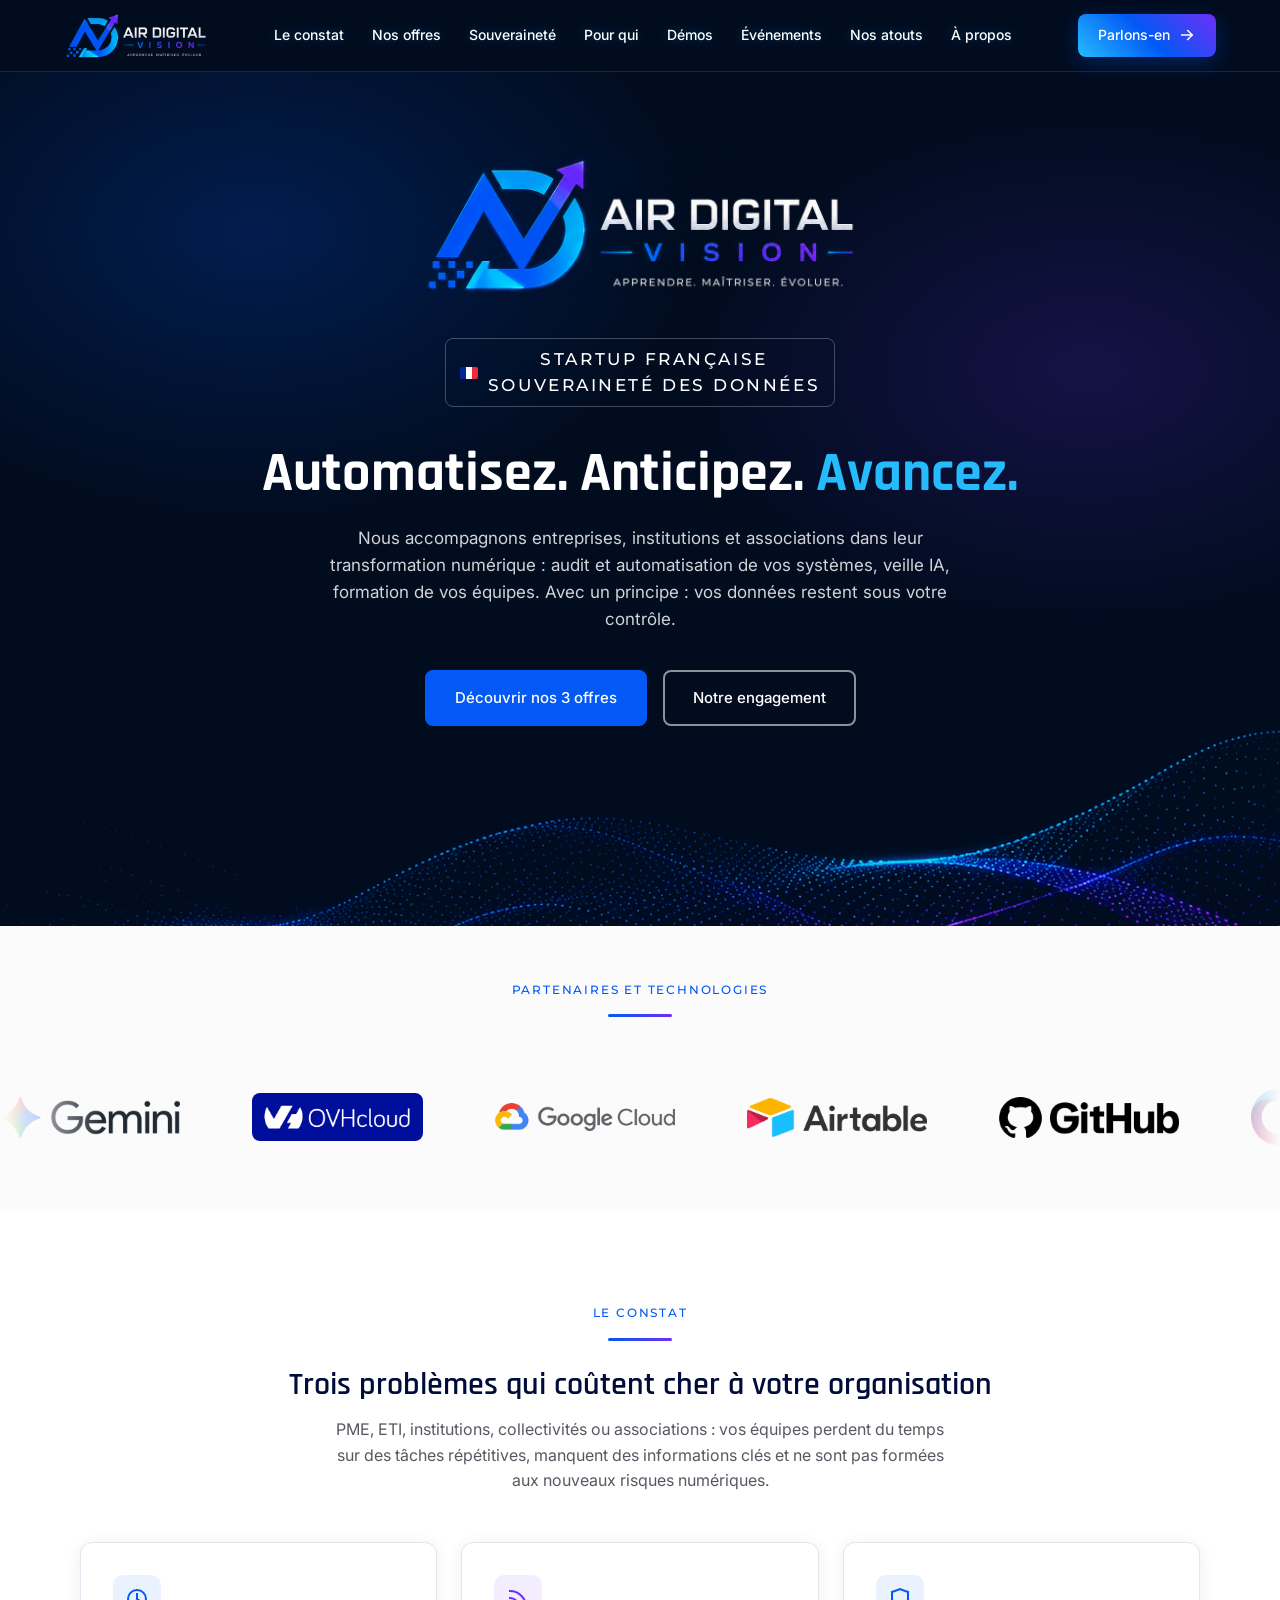
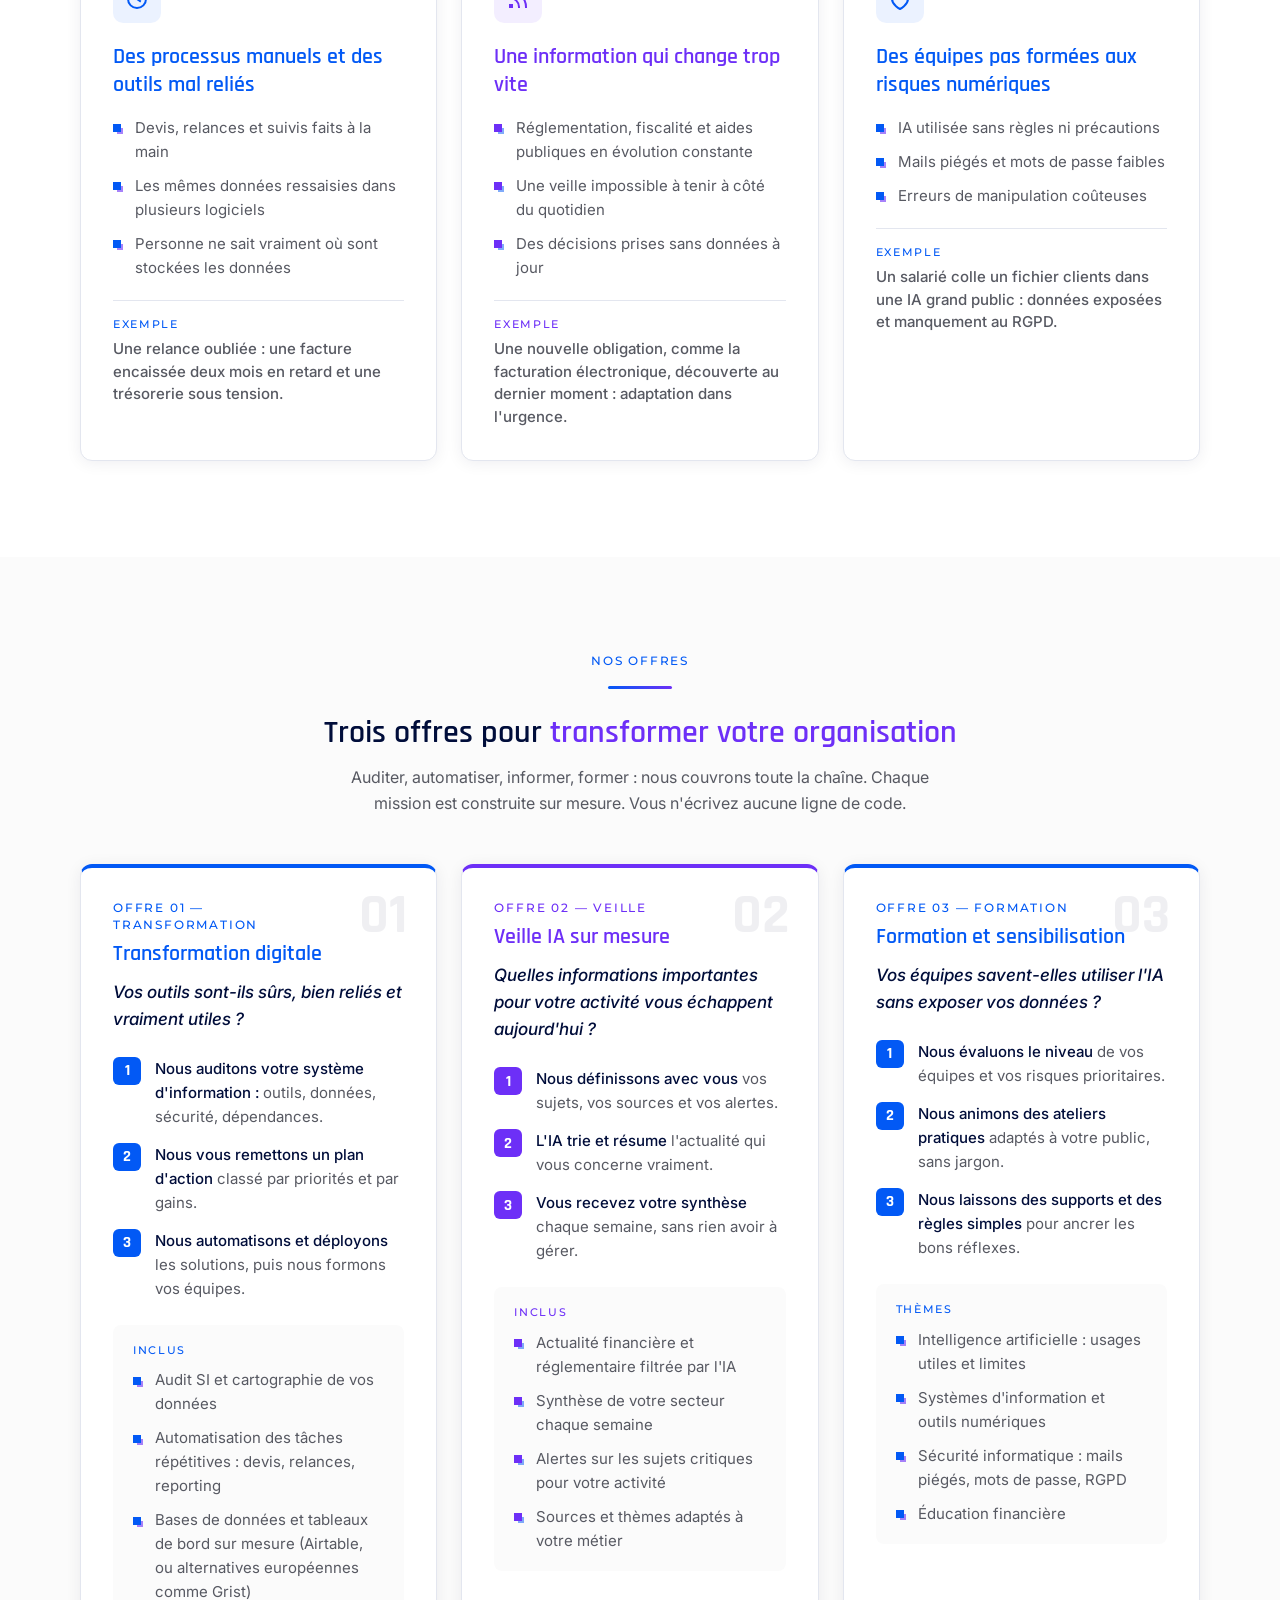
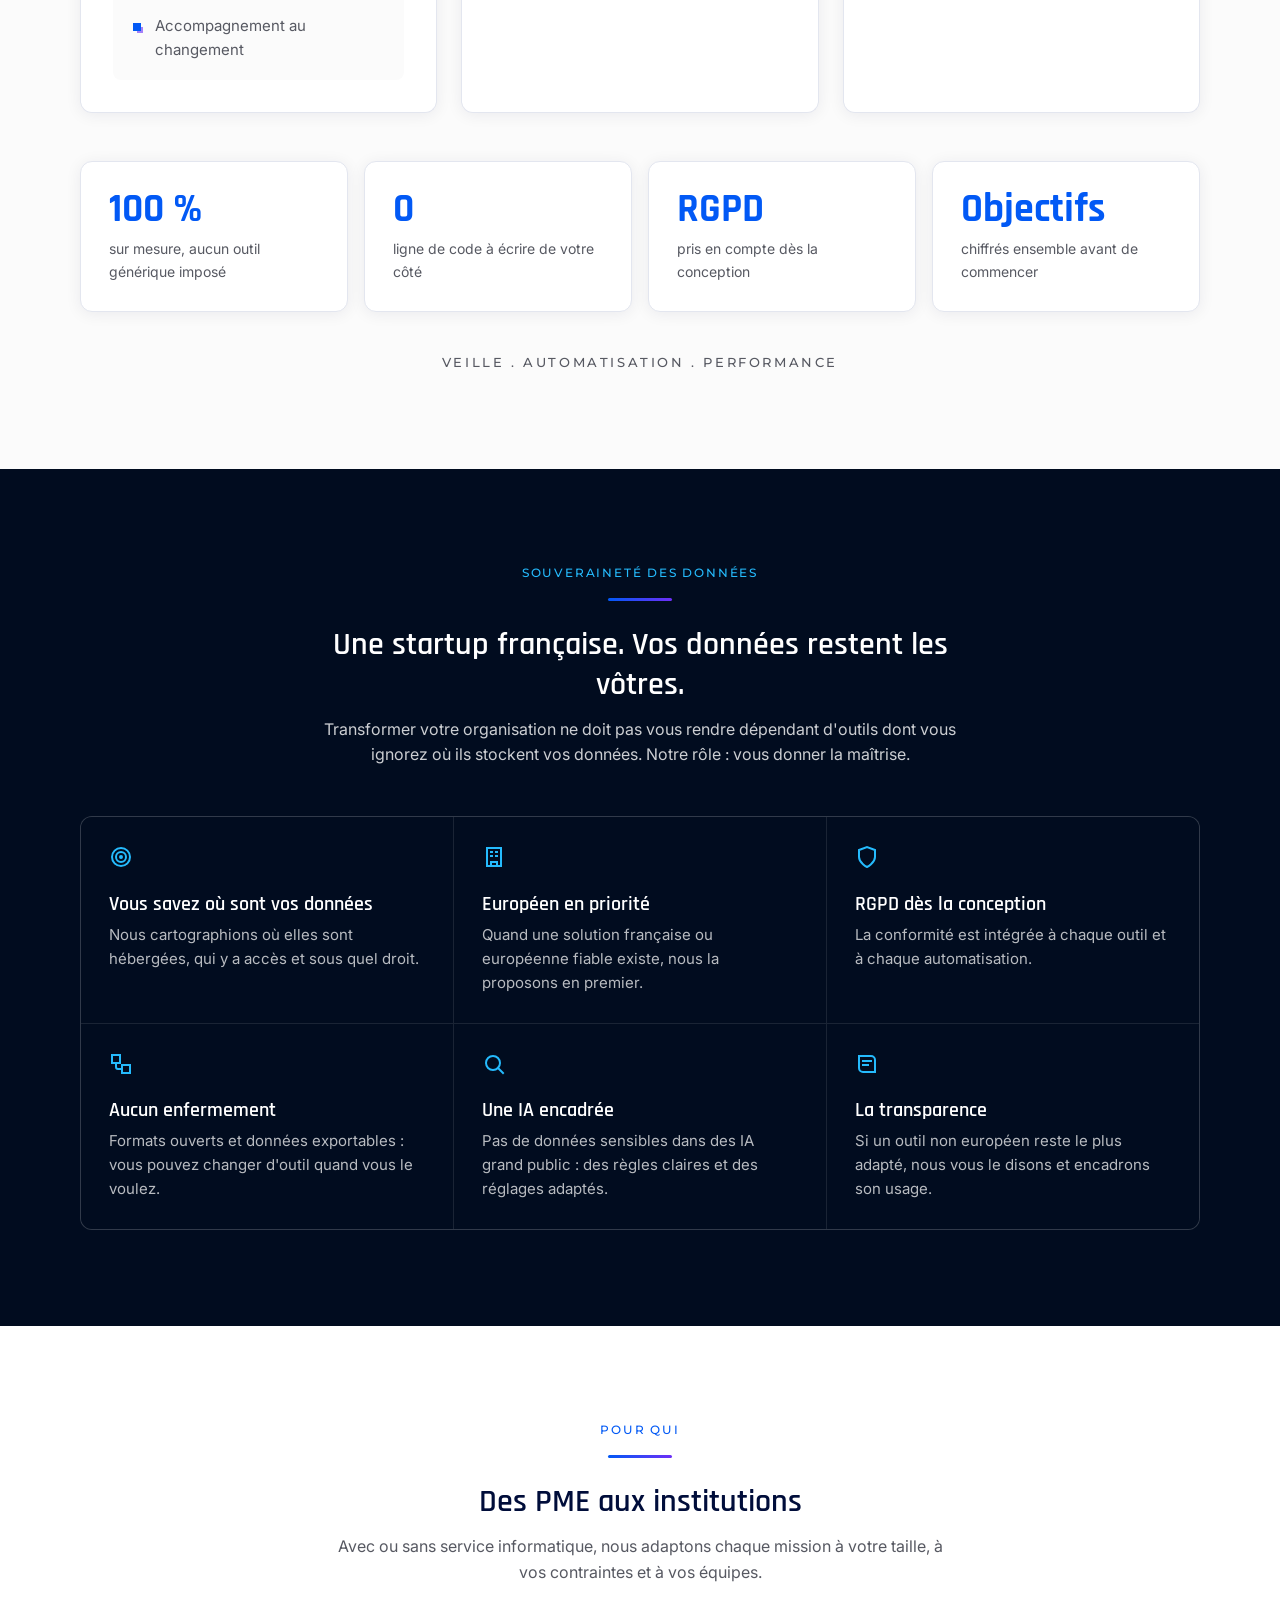
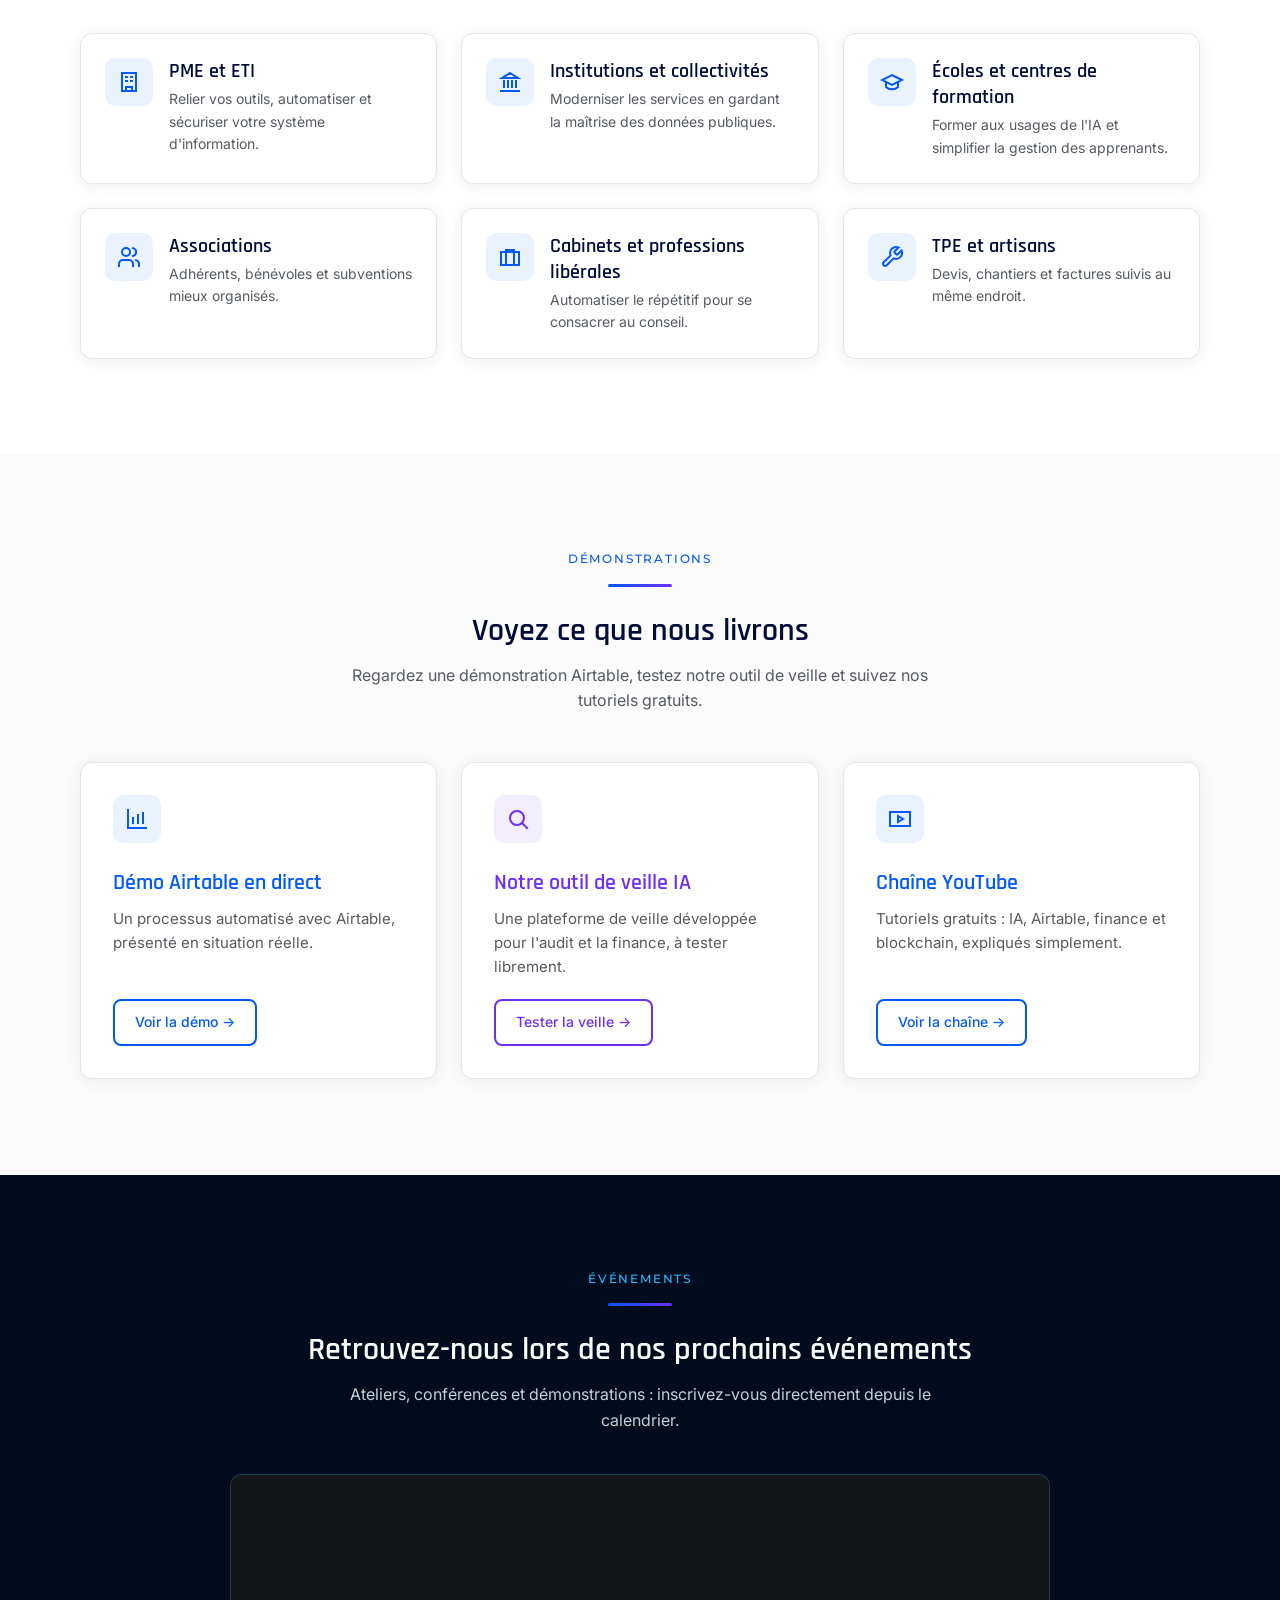
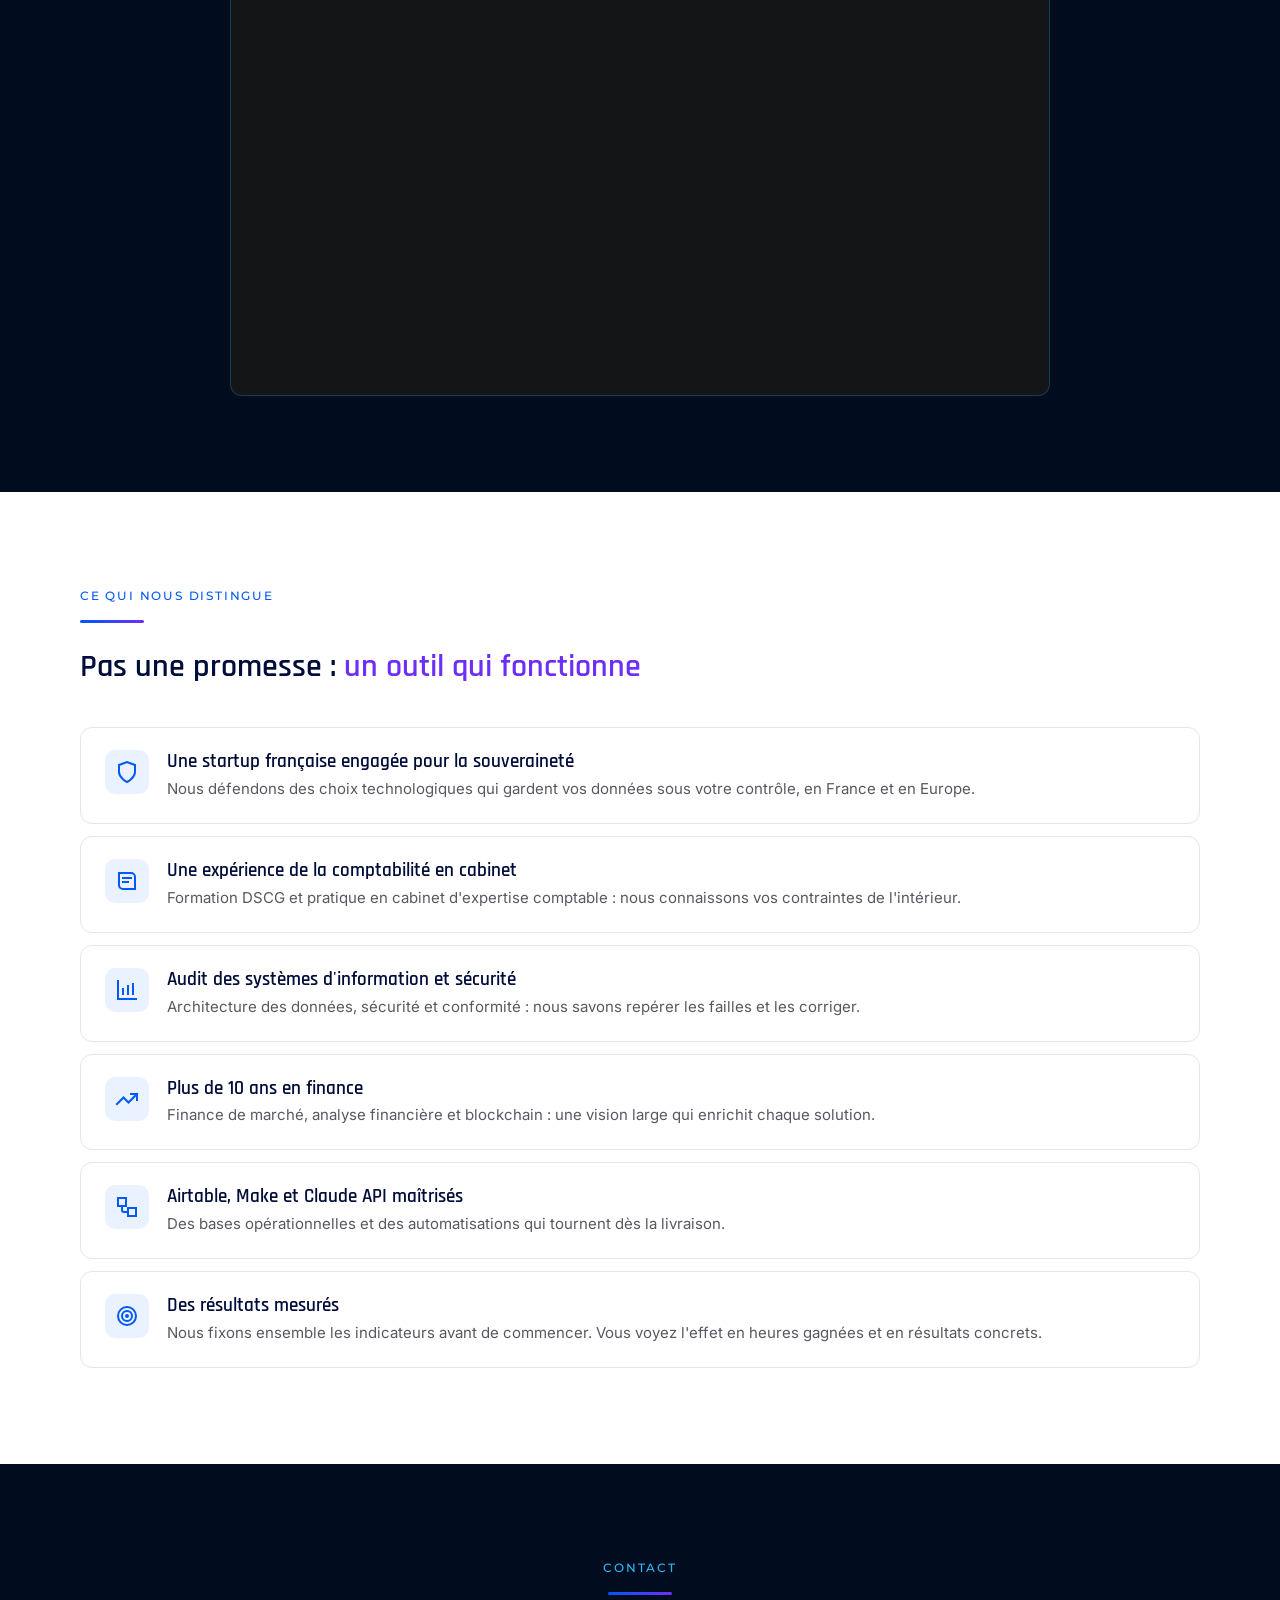
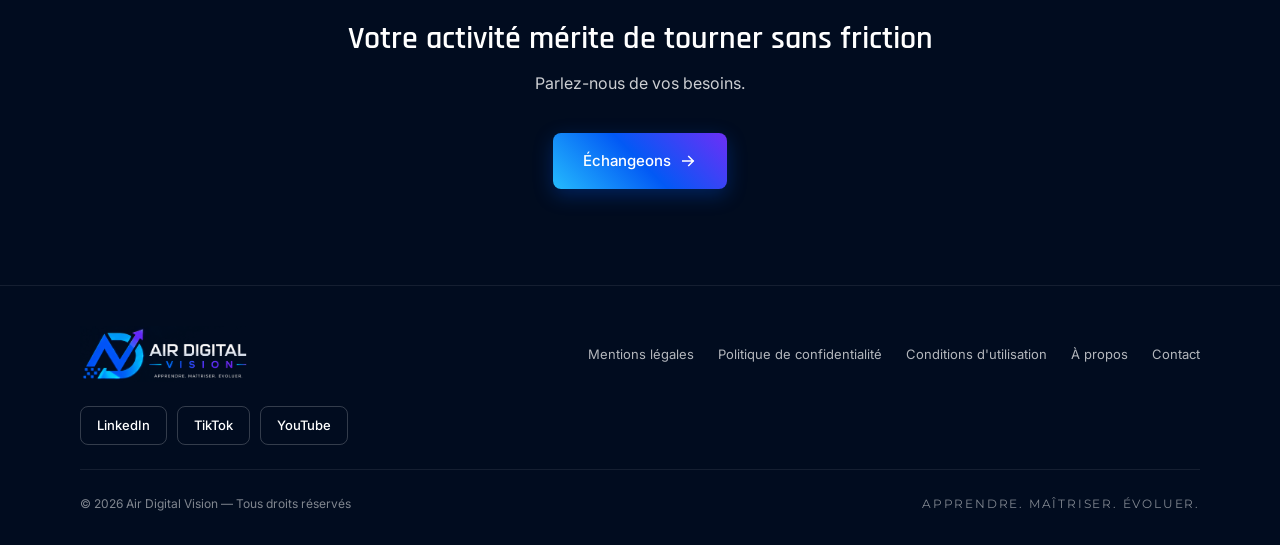
<file: index.html>
<!DOCTYPE html>
<html lang="fr">
<head>
<meta charset="UTF-8">
<meta name="viewport" content="width=device-width, initial-scale=1">
<title>Air Digital Vision — Startup française de transformation digitale</title>
<meta name="description" content="Air Digital Vision, startup française : audit et automatisation de votre système d'information, veille IA et formation de vos équipes. Vos données restent sous votre contrôle.">
<meta property="og:title" content="Air Digital Vision — Automatisez. Anticipez. Avancez.">
<meta property="og:description" content="Transformation digitale, veille IA et formation, par une startup française engagée pour la souveraineté des données.">
<link rel="canonical" href="https://airdigitalvision.org/">
<meta property="og:url" content="https://airdigitalvision.org/">
<meta property="og:type" content="website">
<meta property="og:image" content="https://airdigitalvision.org/assets/logo-nuit.png">
<meta name="theme-color" content="#010C1F">
<link rel="icon" type="image/png" href="assets/favicon.png">
<link rel="apple-touch-icon" href="assets/apple-touch-icon.png">
<link rel="preconnect" href="https://fonts.googleapis.com">
<link rel="preconnect" href="https://fonts.gstatic.com" crossorigin>
<link href="https://fonts.googleapis.com/css2?family=Inter:wght@400;500&family=Montserrat:wght@500&family=Rajdhani:wght@600;700&display=swap" rel="stylesheet">
<link rel="stylesheet" href="assets/style.css">
</head>
<body>

<!-- Icônes (trait 2 px, angles francs) -->
<svg width="0" height="0" style="position:absolute" aria-hidden="true">
  <symbol id="i-horloge" viewBox="0 0 24 24"><circle cx="12" cy="12" r="9"/><path d="M12 7v5l3 2"/></symbol>
  <symbol id="i-flux" viewBox="0 0 24 24"><path d="M4 11a9 9 0 0 1 9 9"/><path d="M4 4a16 16 0 0 1 16 16"/><rect x="4" y="18" width="2" height="2"/></symbol>
  <symbol id="i-auto" viewBox="0 0 24 24"><rect x="3" y="3" width="8" height="8"/><path d="M7 11v4a2 2 0 0 0 2 2h4"/><rect x="13" y="13" width="8" height="8"/></symbol>
  <symbol id="i-veille" viewBox="0 0 24 24"><circle cx="11" cy="11" r="7"/><path d="m21 21-5-5"/></symbol>
  <symbol id="i-immeuble" viewBox="0 0 24 24"><rect x="5" y="3" width="14" height="18"/><path d="M9 21v-4h6v4M9 7h1M14 7h1M9 11h1M14 11h1"/></symbol>
  <symbol id="i-outil" viewBox="0 0 24 24"><path d="M14.7 6.3a1 1 0 0 0 0 1.4l1.6 1.6a1 1 0 0 0 1.4 0l3.8-3.8a6 6 0 0 1-7.9 7.9l-6.9 6.9a2.1 2.1 0 0 1-3-3l6.9-6.9a6 6 0 0 1 7.9-7.9z"/></symbol>
  <symbol id="i-mallette" viewBox="0 0 24 24"><rect x="3" y="7" width="18" height="13"/><path d="M16 20V5H8v15"/></symbol>
  <symbol id="i-groupe" viewBox="0 0 24 24"><path d="M16 21v-2a4 4 0 0 0-4-4H6a4 4 0 0 0-4 4v2"/><circle cx="9" cy="7" r="4"/><path d="M22 21v-2a4 4 0 0 0-3-3.9M16 3.1a4 4 0 0 1 0 7.8"/></symbol>
  <symbol id="i-mairie" viewBox="0 0 24 24"><path d="M3 21h18M6 17v-6M10 17v-6M14 17v-6M18 17v-6M12 3l8 5H4z"/></symbol>
  <symbol id="i-ecole" viewBox="0 0 24 24"><path d="M22 10 12 5 2 10l10 5 10-5z"/><path d="M6 12v5c3 3 9 3 12 0v-5"/></symbol>
  <symbol id="i-video" viewBox="0 0 24 24"><rect x="2" y="5" width="20" height="14"/><path d="m10 9 5 3-5 3z"/></symbol>
  <symbol id="i-graph" viewBox="0 0 24 24"><path d="M3 3v18h18"/><path d="M8 16v-5M13 16V8M18 16V6"/></symbol>
  <symbol id="i-bouclier" viewBox="0 0 24 24"><path d="M12 22s8-4 8-10V5l-8-3-8 3v7c0 6 8 10 8 10z"/></symbol>
  <symbol id="i-hausse" viewBox="0 0 24 24"><path d="m22 7-8.5 8.5-5-5L2 17"/><path d="M16 7h6v6"/></symbol>
  <symbol id="i-cible" viewBox="0 0 24 24"><circle cx="12" cy="12" r="9"/><circle cx="12" cy="12" r="5"/><circle cx="12" cy="12" r="1"/></symbol>
  <symbol id="i-livre" viewBox="0 0 24 24"><path d="M4 4h12a4 4 0 0 1 4 4v12H8a4 4 0 0 1-4-4z"/><path d="M8 9h8M8 13h5"/></symbol>
  <symbol id="i-mail" viewBox="0 0 24 24"><rect x="2" y="4" width="20" height="16"/><path d="m22 6-10 7L2 6"/></symbol>
  <symbol id="i-menu" viewBox="0 0 24 24"><path d="M3 6h18M3 12h18M3 18h18"/></symbol>
  <symbol id="i-fleche" viewBox="0 0 24 24"><path d="M5 12h14M13 6l6 6-6 6"/></symbol>
</svg>

<!-- NAVIGATION -->
<header class="nav">
  <a class="nav-logo" href="#accueil" aria-label="Air Digital Vision — accueil"><img src="assets/logo-nuit.png" alt="Air Digital Vision" width="132" height="44"></a>
  <nav class="nav-liens" id="menu" aria-label="Navigation principale">
    <a href="#probleme">Le constat</a>
    <a href="#offres">Nos offres</a>
    <a href="#souverainete">Souveraineté</a>
    <a href="#pour-qui">Pour qui</a>
    <a href="#demos">Démos</a>
    <a href="#evenements">Événements</a>
    <a href="#atouts">Nos atouts</a>
    <a href="equipe.html">À propos</a>
    <a href="#contact" class="seul-mobile">Parlons de votre projet →</a>
  </nav>
  <a class="btn btn-cta" href="#contact">Parlons-en <svg class="ico" style="width:18px;height:18px"><use href="#i-fleche"/></svg></a>
  <button class="burger" aria-label="Ouvrir le menu" aria-expanded="false" aria-controls="menu"><svg class="ico"><use href="#i-menu"/></svg></button>
</header>

<main>

<!-- HÉROS -->
<section class="hero sur-nuit" id="accueil">
  <div class="conteneur">
    <img class="hero-logo" src="assets/logo-nuit.png" alt="Air Digital Vision — Apprendre. Maîtriser. Évoluer." width="900" height="299">
    <p class="badge-fr"><span class="drapeau" aria-hidden="true"><i></i><i></i><i></i></span><span>Startup française<br>Souveraineté des données</span></p>
    <h1>Automatisez. Anticipez. <span>Avancez.</span></h1>
    <p>Nous accompagnons entreprises, institutions et associations dans leur transformation numérique : audit et automatisation de vos systèmes, veille IA, formation de vos équipes. Avec un principe : vos données restent sous votre contrôle.</p>
    <div class="hero-btns">
      <a class="btn btn-primaire" href="#offres">Découvrir nos 3 offres</a>
      <a class="btn btn-secondaire" href="#souverainete">Notre engagement</a>
    </div>
  </div>
  <img class="hero-vague" src="assets/vague.png" alt="" aria-hidden="true">
</section>

<!-- PARTENAIRES -->
<section id="partenaires" class="partenaires" aria-label="Partenaires et technologies">
  <div class="entete-centre">
    <p class="label">Partenaires et technologies</p>
    <span class="filet"></span>
  </div>
  <div class="defile">
    <ul class="defile-piste"><li><img src="assets/partenaire-dmc.png" alt="DMC Technologies"></li><li><img src="assets/partenaire-eko-market.png" alt="Eko Market"></li><li><img src="assets/partenaire-maison-goh.png" alt="Maison GOH" class="carre"></li><li><img src="assets/partenaire-ng-environnement.png" alt="Nouvelle Gestion Environnement" class="carre"></li><li><img src="assets/partenaire-cloud4africa.png" alt="Cloud4Africa"></li><li><img src="assets/partenaire-pagawy.png" alt="Pagawy"></li><li><img src="assets/partenaire-ovhcloud.png" alt="OVHcloud" class="bloc"></li><li><img src="assets/partenaire-airtable.png" alt="Airtable"></li><li><img src="assets/partenaire-squarespace.png" alt="Squarespace"></li><li><img src="assets/partenaire-github.png" alt="GitHub"></li><li><img src="assets/partenaire-metamask.svg" alt="MetaMask" class="carre"></li><li><img src="assets/partenaire-icp.png" alt="Internet Computer (ICP)"></li><li><img src="assets/partenaire-xrp.png" alt="XRP" class="carre"></li><li><img src="assets/partenaire-stellar.png" alt="Stellar"></li><li><img src="assets/partenaire-google-cloud.png" alt="Google Cloud"></li><li><img src="assets/partenaire-claude.png" alt="Claude"></li><li><img src="assets/partenaire-gnu-linux.png" alt="GNU/Linux" class="carre"></li><li><img src="assets/partenaire-gemini.png" alt="Gemini"></li><li><img src="assets/partenaire-openai.png" alt="OpenAI"></li><li><img src="assets/partenaire-ethereum.png" alt="Ethereum" class="carre"></li><li><img src="assets/partenaire-coingecko.svg" alt="CoinGecko"></li><li><img src="assets/partenaire-web3k-concept.png" alt="Web3K Concept" class="carre"></li></ul>
    <ul class="defile-piste" aria-hidden="true"><li><img src="assets/partenaire-dmc.png" alt="DMC Technologies"></li><li><img src="assets/partenaire-eko-market.png" alt="Eko Market"></li><li><img src="assets/partenaire-maison-goh.png" alt="Maison GOH" class="carre"></li><li><img src="assets/partenaire-ng-environnement.png" alt="Nouvelle Gestion Environnement" class="carre"></li><li><img src="assets/partenaire-cloud4africa.png" alt="Cloud4Africa"></li><li><img src="assets/partenaire-pagawy.png" alt="Pagawy"></li><li><img src="assets/partenaire-ovhcloud.png" alt="OVHcloud" class="bloc"></li><li><img src="assets/partenaire-airtable.png" alt="Airtable"></li><li><img src="assets/partenaire-squarespace.png" alt="Squarespace"></li><li><img src="assets/partenaire-github.png" alt="GitHub"></li><li><img src="assets/partenaire-metamask.svg" alt="MetaMask" class="carre"></li><li><img src="assets/partenaire-icp.png" alt="Internet Computer (ICP)"></li><li><img src="assets/partenaire-xrp.png" alt="XRP" class="carre"></li><li><img src="assets/partenaire-stellar.png" alt="Stellar"></li><li><img src="assets/partenaire-google-cloud.png" alt="Google Cloud"></li><li><img src="assets/partenaire-claude.png" alt="Claude"></li><li><img src="assets/partenaire-gnu-linux.png" alt="GNU/Linux" class="carre"></li><li><img src="assets/partenaire-gemini.png" alt="Gemini"></li><li><img src="assets/partenaire-openai.png" alt="OpenAI"></li><li><img src="assets/partenaire-ethereum.png" alt="Ethereum" class="carre"></li><li><img src="assets/partenaire-coingecko.svg" alt="CoinGecko"></li><li><img src="assets/partenaire-web3k-concept.png" alt="Web3K Concept" class="carre"></li></ul>
  </div>
</section>

<!-- LE CONSTAT -->
<section id="probleme" class="fond-blanc">
  <div class="conteneur">
    <div class="entete-centre">
    <p class="label">Le constat</p>
    <span class="filet"></span>
    <h2>Trois problèmes qui coûtent cher à votre organisation</h2>
    <p class="chapo" style="margin-top:12px">PME, ETI, institutions, collectivités ou associations : vos équipes perdent du temps sur des tâches répétitives, manquent des informations clés et ne sont pas formées aux nouveaux risques numériques.</p>
    </div>
    <div class="grille-3">
      <article class="carte">
        <div class="ico-bloc"><svg class="ico"><use href="#i-horloge"/></svg></div>
        <h3>Des processus manuels et des outils mal reliés</h3>
        <ul class="puces">
          <li>Devis, relances et suivis faits à la main</li>
          <li>Les mêmes données ressaisies dans plusieurs logiciels</li>
          <li>Personne ne sait vraiment où sont stockées les données</li>
        </ul>
        <p class="consequence"><span class="label">Exemple</span>Une relance oubliée : une facture encaissée deux mois en retard et une trésorerie sous tension.</p>
      </article>
      <article class="carte violet">
        <div class="ico-bloc violet"><svg class="ico"><use href="#i-flux"/></svg></div>
        <h3 style="color:var(--elan)">Une information qui change trop vite</h3>
        <ul class="puces">
          <li>Réglementation, fiscalité et aides publiques en évolution constante</li>
          <li>Une veille impossible à tenir à côté du quotidien</li>
          <li>Des décisions prises sans données à jour</li>
        </ul>
        <p class="consequence"><span class="label violet">Exemple</span>Une nouvelle obligation, comme la facturation électronique, découverte au dernier moment : adaptation dans l'urgence.</p>
      </article>
      <article class="carte">
        <div class="ico-bloc"><svg class="ico"><use href="#i-bouclier"/></svg></div>
        <h3>Des équipes pas formées aux risques numériques</h3>
        <ul class="puces">
          <li>IA utilisée sans règles ni précautions</li>
          <li>Mails piégés et mots de passe faibles</li>
          <li>Erreurs de manipulation coûteuses</li>
        </ul>
        <p class="consequence"><span class="label">Exemple</span>Un salarié colle un fichier clients dans une IA grand public : données exposées et manquement au RGPD.</p>
      </article>
    </div>
  </div>
</section>

<!-- OFFRES -->
<section id="offres">
  <div class="conteneur">
    <div class="entete-centre">
    <p class="label">Nos offres</p>
    <span class="filet"></span>
    <h2>Trois offres pour <span class="accent">transformer votre organisation</span></h2>
    <p class="chapo" style="margin-top:12px">Auditer, automatiser, informer, former : nous couvrons toute la chaîne. Chaque mission est construite sur mesure. Vous n'écrivez aucune ligne de code.</p>
    </div>
    <div class="grille-3">
      <article class="carte offre">
        <span class="offre-num" aria-hidden="true">01</span>
        <p class="label">Offre 01 — Transformation</p>
        <h3>Transformation digitale</h3>
        <p class="question">Vos outils sont-ils sûrs, bien reliés et vraiment utiles ?</p>
        <ol class="etapes">
          <li><span><strong>Nous auditons votre système d'information :</strong> outils, données, sécurité, dépendances.</span></li>
          <li><span><strong>Nous vous remettons un plan d'action</strong> classé par priorités et par gains.</span></li>
          <li><span><strong>Nous automatisons et déployons</strong> les solutions, puis nous formons vos équipes.</span></li>
        </ol>
        <div class="inclus">
          <p class="label">Inclus</p>
          <ul class="puces">
            <li>Audit SI et cartographie de vos données</li>
            <li>Automatisation des tâches répétitives : devis, relances, reporting</li>
            <li>Bases de données et tableaux de bord sur mesure (Airtable, ou alternatives européennes comme Grist)</li>
            <li>Accompagnement au changement</li>
          </ul>
        </div>
      </article>
      <article class="carte offre violet">
        <span class="offre-num" aria-hidden="true">02</span>
        <p class="label violet">Offre 02 — Veille</p>
        <h3 style="color:var(--elan)">Veille IA sur mesure</h3>
        <p class="question">Quelles informations importantes pour votre activité vous échappent aujourd'hui ?</p>
        <ol class="etapes">
          <li><span><strong>Nous définissons avec vous</strong> vos sujets, vos sources et vos alertes.</span></li>
          <li><span><strong>L'IA trie et résume</strong> l'actualité qui vous concerne vraiment.</span></li>
          <li><span><strong>Vous recevez votre synthèse</strong> chaque semaine, sans rien avoir à gérer.</span></li>
        </ol>
        <div class="inclus">
          <p class="label violet">Inclus</p>
          <ul class="puces">
            <li>Actualité financière et réglementaire filtrée par l'IA</li>
            <li>Synthèse de votre secteur chaque semaine</li>
            <li>Alertes sur les sujets critiques pour votre activité</li>
            <li>Sources et thèmes adaptés à votre métier</li>
          </ul>
        </div>
      </article>
      <article class="carte offre">
        <span class="offre-num" aria-hidden="true">03</span>
        <p class="label">Offre 03 — Formation</p>
        <h3>Formation et sensibilisation</h3>
        <p class="question">Vos équipes savent-elles utiliser l'IA sans exposer vos données ?</p>
        <ol class="etapes">
          <li><span><strong>Nous évaluons le niveau</strong> de vos équipes et vos risques prioritaires.</span></li>
          <li><span><strong>Nous animons des ateliers pratiques</strong> adaptés à votre public, sans jargon.</span></li>
          <li><span><strong>Nous laissons des supports et des règles simples</strong> pour ancrer les bons réflexes.</span></li>
        </ol>
        <div class="inclus">
          <p class="label">Thèmes</p>
          <ul class="puces">
            <li>Intelligence artificielle : usages utiles et limites</li>
            <li>Systèmes d'information et outils numériques</li>
            <li>Sécurité informatique : mails piégés, mots de passe, RGPD</li>
            <li>Éducation financière</li>
          </ul>
        </div>
      </article>
    </div>

    <div class="grille-4" style="margin-top:48px">
      <div class="carte benef"><p class="benef-val">100 %</p><p>sur mesure, aucun outil générique imposé</p></div>
      <div class="carte benef"><p class="benef-val">0</p><p>ligne de code à écrire de votre côté</p></div>
      <div class="carte benef"><p class="benef-val">RGPD</p><p>pris en compte dès la conception</p></div>
      <div class="carte benef"><p class="benef-val">Objectifs</p><p>chiffrés ensemble avant de commencer</p></div>
    </div>
    <p class="signature-offre">VEILLE . AUTOMATISATION . PERFORMANCE</p>
  </div>
</section>

<!-- SOUVERAINETÉ -->
<section id="souverainete" class="souv sur-nuit">
  <div class="conteneur">
    <div class="souv-intro entete-centre">
      <p class="label">Souveraineté des données</p>
      <span class="filet"></span>
      <h2>Une startup française. Vos données restent les vôtres.</h2>
      <p>Transformer votre organisation ne doit pas vous rendre dépendant d'outils dont vous ignorez où ils stockent vos données. Notre rôle : vous donner la maîtrise.</p>
    </div>
    <div class="souv-grille">
      <div class="souv-pt"><svg class="ico"><use href="#i-cible"/></svg><h3>Vous savez où sont vos données</h3><p>Nous cartographions où elles sont hébergées, qui y a accès et sous quel droit.</p></div>
      <div class="souv-pt"><svg class="ico"><use href="#i-immeuble"/></svg><h3>Européen en priorité</h3><p>Quand une solution française ou européenne fiable existe, nous la proposons en premier.</p></div>
      <div class="souv-pt"><svg class="ico"><use href="#i-bouclier"/></svg><h3>RGPD dès la conception</h3><p>La conformité est intégrée à chaque outil et à chaque automatisation.</p></div>
      <div class="souv-pt"><svg class="ico"><use href="#i-auto"/></svg><h3>Aucun enfermement</h3><p>Formats ouverts et données exportables : vous pouvez changer d'outil quand vous le voulez.</p></div>
      <div class="souv-pt"><svg class="ico"><use href="#i-veille"/></svg><h3>Une IA encadrée</h3><p>Pas de données sensibles dans des IA grand public : des règles claires et des réglages adaptés.</p></div>
      <div class="souv-pt"><svg class="ico"><use href="#i-livre"/></svg><h3>La transparence</h3><p>Si un outil non européen reste le plus adapté, nous vous le disons et encadrons son usage.</p></div>
    </div>
  </div>
</section>

<!-- POUR QUI -->
<section id="pour-qui" class="fond-blanc">
  <div class="conteneur">
    <div class="entete-centre">
    <p class="label">Pour qui</p>
    <span class="filet"></span>
    <h2>Des PME aux institutions</h2>
    <p class="chapo" style="margin-top:12px">Avec ou sans service informatique, nous adaptons chaque mission à votre taille, à vos contraintes et à vos équipes.</p>
    </div>
    <div class="grille-3">
      <div class="carte cible"><div class="ico-bloc"><svg class="ico"><use href="#i-immeuble"/></svg></div><div><h3>PME et ETI</h3><p>Relier vos outils, automatiser et sécuriser votre système d'information.</p></div></div>
      <div class="carte cible"><div class="ico-bloc"><svg class="ico"><use href="#i-mairie"/></svg></div><div><h3>Institutions et collectivités</h3><p>Moderniser les services en gardant la maîtrise des données publiques.</p></div></div>
      <div class="carte cible"><div class="ico-bloc"><svg class="ico"><use href="#i-ecole"/></svg></div><div><h3>Écoles et centres de formation</h3><p>Former aux usages de l'IA et simplifier la gestion des apprenants.</p></div></div>
      <div class="carte cible"><div class="ico-bloc"><svg class="ico"><use href="#i-groupe"/></svg></div><div><h3>Associations</h3><p>Adhérents, bénévoles et subventions mieux organisés.</p></div></div>
      <div class="carte cible"><div class="ico-bloc"><svg class="ico"><use href="#i-mallette"/></svg></div><div><h3>Cabinets et professions libérales</h3><p>Automatiser le répétitif pour se consacrer au conseil.</p></div></div>
      <div class="carte cible"><div class="ico-bloc"><svg class="ico"><use href="#i-outil"/></svg></div><div><h3>TPE et artisans</h3><p>Devis, chantiers et factures suivis au même endroit.</p></div></div>
    </div>
  </div>
</section>

<!-- DÉMOS -->
<section id="demos">
  <div class="conteneur">
    <div class="entete-centre">
    <p class="label">Démonstrations</p>
    <span class="filet"></span>
    <h2>Voyez ce que nous livrons</h2>
    <p class="chapo" style="margin-top:12px">Regardez une démonstration Airtable, testez notre outil de veille et suivez nos tutoriels gratuits.</p>
    </div>
    <div class="grille-3">
      <article class="carte demo">
        <div class="ico-bloc"><svg class="ico"><use href="#i-graph"/></svg></div>
        <h3>Démo Airtable en direct</h3>
        <p>Un processus automatisé avec Airtable, présenté en situation réelle.</p>
        <a class="btn btn-secondaire" href="https://www.youtube.com/live/syCs8Jm9sCY?si=hwEpIwW8wlf0t43V" target="_blank" rel="noopener">Voir la démo →</a>
      </article>
      <article class="carte demo">
        <div class="ico-bloc violet"><svg class="ico"><use href="#i-veille"/></svg></div>
        <h3 style="color:var(--elan)">Notre outil de veille IA</h3>
        <p>Une plateforme de veille développée pour l'audit et la finance, à tester librement.</p>
        <a class="btn btn-secondaire" style="color:var(--elan);border-color:var(--elan)" href="https://veille-info-audit.vercel.app/" target="_blank" rel="noopener">Tester la veille →</a>
      </article>
      <article class="carte demo">
        <div class="ico-bloc"><svg class="ico"><use href="#i-video"/></svg></div>
        <h3>Chaîne YouTube</h3>
        <p>Tutoriels gratuits : IA, Airtable, finance et blockchain, expliqués simplement.</p>
        <a class="btn btn-secondaire" href="https://www.youtube.com/@airdigitalvision" target="_blank" rel="noopener">Voir la chaîne →</a>
      </article>
    </div>
  </div>
</section>

<!-- ÉVÉNEMENTS (calendrier Luma, mis à jour automatiquement) -->
<section id="evenements" class="evenements sur-nuit">
  <div class="conteneur">
    <div class="entete-centre">
      <p class="label">Événements</p>
      <span class="filet"></span>
      <h2>Retrouvez-nous lors de nos prochains événements</h2>
      <p class="chapo" style="margin-top:12px">Ateliers, conférences et démonstrations : inscrivez-vous directement depuis le calendrier.</p>
    </div>
    <div class="luma">
      <iframe src="https://luma.com/embed/calendar/cal-xNLH4YNKYU7lGfM/events?lt=dark" title="Calendrier des événements Air Digital Vision" loading="lazy" allowfullscreen></iframe>
    </div>
  </div>
</section>

<!-- ATOUTS -->
<section id="atouts" class="fond-blanc">
  <div class="conteneur">
    <p class="label">Ce qui nous distingue</p>
    <span class="filet"></span>
    <h2>Pas une promesse : <span class="accent">un outil qui fonctionne</span></h2>
    <div class="atouts" style="margin-top:40px">
      <div class="atout"><div class="ico-bloc"><svg class="ico"><use href="#i-bouclier"/></svg></div><div><h3>Une startup française engagée pour la souveraineté</h3><p>Nous défendons des choix technologiques qui gardent vos données sous votre contrôle, en France et en Europe.</p></div></div>
      <div class="atout"><div class="ico-bloc"><svg class="ico"><use href="#i-livre"/></svg></div><div><h3>Une expérience de la comptabilité en cabinet</h3><p>Formation DSCG et pratique en cabinet d'expertise comptable : nous connaissons vos contraintes de l'intérieur.</p></div></div>
      <div class="atout"><div class="ico-bloc"><svg class="ico"><use href="#i-graph"/></svg></div><div><h3>Audit des systèmes d'information et sécurité</h3><p>Architecture des données, sécurité et conformité : nous savons repérer les failles et les corriger.</p></div></div>
      <div class="atout"><div class="ico-bloc"><svg class="ico"><use href="#i-hausse"/></svg></div><div><h3>Plus de 10 ans en finance</h3><p>Finance de marché, analyse financière et blockchain : une vision large qui enrichit chaque solution.</p></div></div>
      <div class="atout"><div class="ico-bloc"><svg class="ico"><use href="#i-auto"/></svg></div><div><h3>Airtable, Make et Claude API maîtrisés</h3><p>Des bases opérationnelles et des automatisations qui tournent dès la livraison.</p></div></div>
      <div class="atout"><div class="ico-bloc"><svg class="ico"><use href="#i-cible"/></svg></div><div><h3>Des résultats mesurés</h3><p>Nous fixons ensemble les indicateurs avant de commencer. Vous voyez l'effet en heures gagnées et en résultats concrets.</p></div></div>
    </div>
  </div>
</section>

<!-- CONTACT -->
<section id="contact" class="contact sur-nuit">
  <div class="conteneur">
    <p class="label">Contact</p>
    <span class="filet"></span>
    <h2>Votre activité mérite de tourner sans friction</h2>
    <p class="chapo" style="margin-top:12px">Parlez-nous de vos besoins.</p>
    <a class="btn btn-cta" href="mailto:contact@airdigitalvision.org">Échangeons <svg class="ico" style="width:18px;height:18px"><use href="#i-fleche"/></svg></a>
  </div>
</section>

</main>

<!-- PIED DE PAGE -->
<footer class="pied">
  <div class="conteneur">
    <a class="pied-logo" href="#accueil"><img src="assets/logo-nuit.png" alt="Air Digital Vision" width="169" height="56"></a>
    <nav class="pied-liens" aria-label="Informations légales">
      <a href="mentions-legales.html">Mentions légales</a>
      <a href="confidentialite.html">Politique de confidentialité</a>
      <a href="cgu.html">Conditions d'utilisation</a>
      <a href="equipe.html">À propos</a>
      <a href="mailto:contact@airdigitalvision.org">Contact</a>
    </nav>
    <div class="pied-social">
      <a href="https://www.linkedin.com/company/airdigitalvision/" target="_blank" rel="noopener">LinkedIn</a>
      <a href="https://www.tiktok.com/@airdigitalvision" target="_blank" rel="noopener">TikTok</a>
      <a href="https://www.youtube.com/@airdigitalvision" target="_blank" rel="noopener">YouTube</a>
    </div>
    <div class="pied-bas">
      <span>© <span id="annee">2026</span> Air Digital Vision — Tous droits réservés</span>
      <span class="signature">APPRENDRE. MAÎTRISER. ÉVOLUER.</span>
    </div>
  </div>
</footer>

<script>
(function(){
  var b=document.querySelector('.burger'),m=document.getElementById('menu');
  b.addEventListener('click',function(){var o=m.classList.toggle('ouvert');b.setAttribute('aria-expanded',o)});
  m.querySelectorAll('a').forEach(function(a){a.addEventListener('click',function(){m.classList.remove('ouvert');b.setAttribute('aria-expanded',false)})});
  var liens=m.querySelectorAll('a[href^="#"]');
  window.addEventListener('scroll',function(){
    var y=window.scrollY+100;
    liens.forEach(function(a){var s=document.querySelector(a.getAttribute('href'));
      a.classList.toggle('actif',!!s&&y>=s.offsetTop&&y<s.offsetTop+s.offsetHeight)});
  },{passive:true});
  document.getElementById('annee').textContent=new Date().getFullYear();
})();
</script>
<script>
(function(){
  var p=document.querySelectorAll('.defile-piste');if(!p.length)return;
  var li=[].slice.call(p[0].children);
  for(var i=li.length-1;i>0;i--){var j=Math.floor(Math.random()*(i+1));var t=li[i];li[i]=li[j];li[j]=t;}
  li.forEach(function(e){p[0].appendChild(e)});
  for(var k=1;k<p.length;k++)p[k].innerHTML=p[0].innerHTML;
})();
</script>
</body>
</html>
</file>
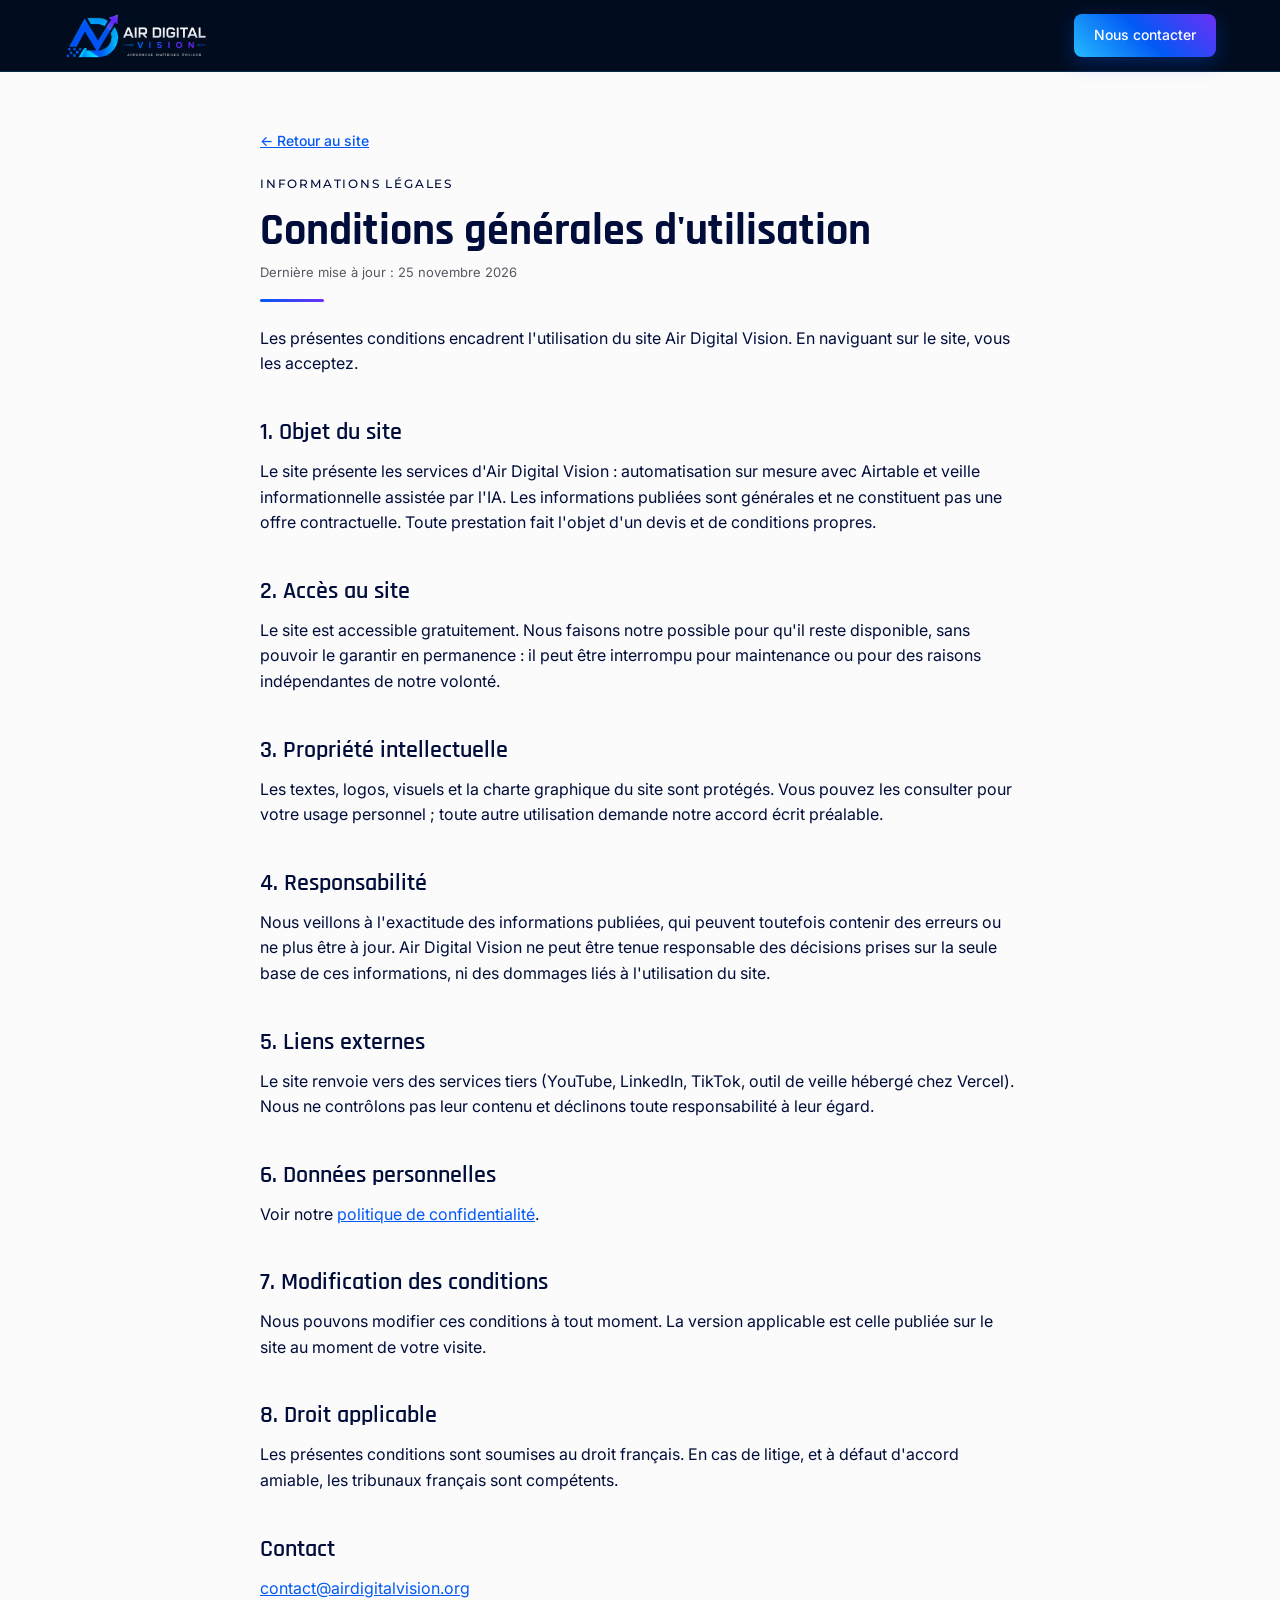
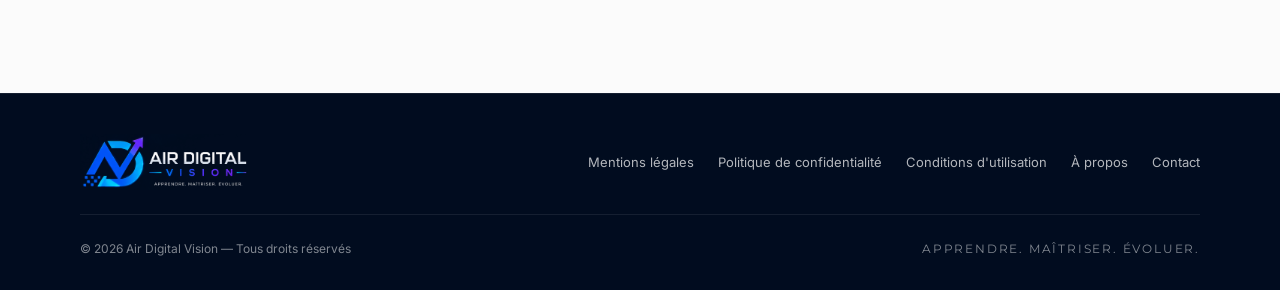
<file: cgu.html>
<!DOCTYPE html>
<html lang="fr">
<head>
<meta charset="UTF-8">
<meta name="viewport" content="width=device-width, initial-scale=1">
<title>Conditions générales d'utilisation — Air Digital Vision</title>
<meta name="robots" content="noindex, follow">
<link rel="icon" type="image/png" href="assets/favicon.png">
<link rel="preconnect" href="https://fonts.googleapis.com">
<link rel="preconnect" href="https://fonts.gstatic.com" crossorigin>
<link href="https://fonts.googleapis.com/css2?family=Inter:wght@400;500&family=Montserrat:wght@500&family=Rajdhani:wght@600;700&display=swap" rel="stylesheet">
<link rel="stylesheet" href="assets/style.css">
</head>
<body>
<header class="nav">
  <a class="nav-logo" href="index.html" aria-label="Air Digital Vision — accueil"><img src="assets/logo-nuit.png" alt="Air Digital Vision" width="132" height="44"></a>
  <a class="btn btn-cta" style="display:inline-flex" href="index.html#contact">Nous contacter</a>
</header>
<main class="legal">
  <div class="conteneur">
    <a class="retour" href="index.html">← Retour au site</a>
    <p class="label">Informations légales</p>
    <h1>Conditions générales d'utilisation</h1>
    <p class="maj">Dernière mise à jour : 25 novembre 2026</p>
    <span class="filet"></span>

    <p>Les présentes conditions encadrent l'utilisation du site Air Digital Vision. En naviguant sur le site, vous les acceptez.</p>

    <h2>1. Objet du site</h2>
    <p>Le site présente les services d'Air Digital Vision : automatisation sur mesure avec Airtable et veille informationnelle assistée par l'IA. Les informations publiées sont générales et ne constituent pas une offre contractuelle. Toute prestation fait l'objet d'un devis et de conditions propres.</p>

    <h2>2. Accès au site</h2>
    <p>Le site est accessible gratuitement. Nous faisons notre possible pour qu'il reste disponible, sans pouvoir le garantir en permanence : il peut être interrompu pour maintenance ou pour des raisons indépendantes de notre volonté.</p>

    <h2>3. Propriété intellectuelle</h2>
    <p>Les textes, logos, visuels et la charte graphique du site sont protégés. Vous pouvez les consulter pour votre usage personnel ; toute autre utilisation demande notre accord écrit préalable.</p>

    <h2>4. Responsabilité</h2>
    <p>Nous veillons à l'exactitude des informations publiées, qui peuvent toutefois contenir des erreurs ou ne plus être à jour. Air Digital Vision ne peut être tenue responsable des décisions prises sur la seule base de ces informations, ni des dommages liés à l'utilisation du site.</p>

    <h2>5. Liens externes</h2>
    <p>Le site renvoie vers des services tiers (YouTube, LinkedIn, TikTok, outil de veille hébergé chez Vercel). Nous ne contrôlons pas leur contenu et déclinons toute responsabilité à leur égard.</p>

    <h2>6. Données personnelles</h2>
    <p>Voir notre <a href="confidentialite.html">politique de confidentialité</a>.</p>

    <h2>7. Modification des conditions</h2>
    <p>Nous pouvons modifier ces conditions à tout moment. La version applicable est celle publiée sur le site au moment de votre visite.</p>

    <h2>8. Droit applicable</h2>
    <p>Les présentes conditions sont soumises au droit français. En cas de litige, et à défaut d'accord amiable, les tribunaux français sont compétents.</p>

    <h2>Contact</h2>
    <p><a href="mailto:contact@airdigitalvision.org">contact@airdigitalvision.org</a></p>
  </div>
</main>
<footer class="pied">
  <div class="conteneur">
    <a class="pied-logo" href="index.html"><img src="assets/logo-nuit.png" alt="Air Digital Vision" width="169" height="56"></a>
    <nav class="pied-liens" aria-label="Informations légales">
      <a href="mentions-legales.html">Mentions légales</a>
      <a href="confidentialite.html">Politique de confidentialité</a>
      <a href="cgu.html">Conditions d'utilisation</a>
      <a href="equipe.html">À propos</a>
      <a href="mailto:contact@airdigitalvision.org">Contact</a>
    </nav>
    <div class="pied-bas">
      <span>© 2026 Air Digital Vision — Tous droits réservés</span>
      <span class="signature">APPRENDRE. MAÎTRISER. ÉVOLUER.</span>
    </div>
  </div>
</footer>
</body>
</html>
</file>
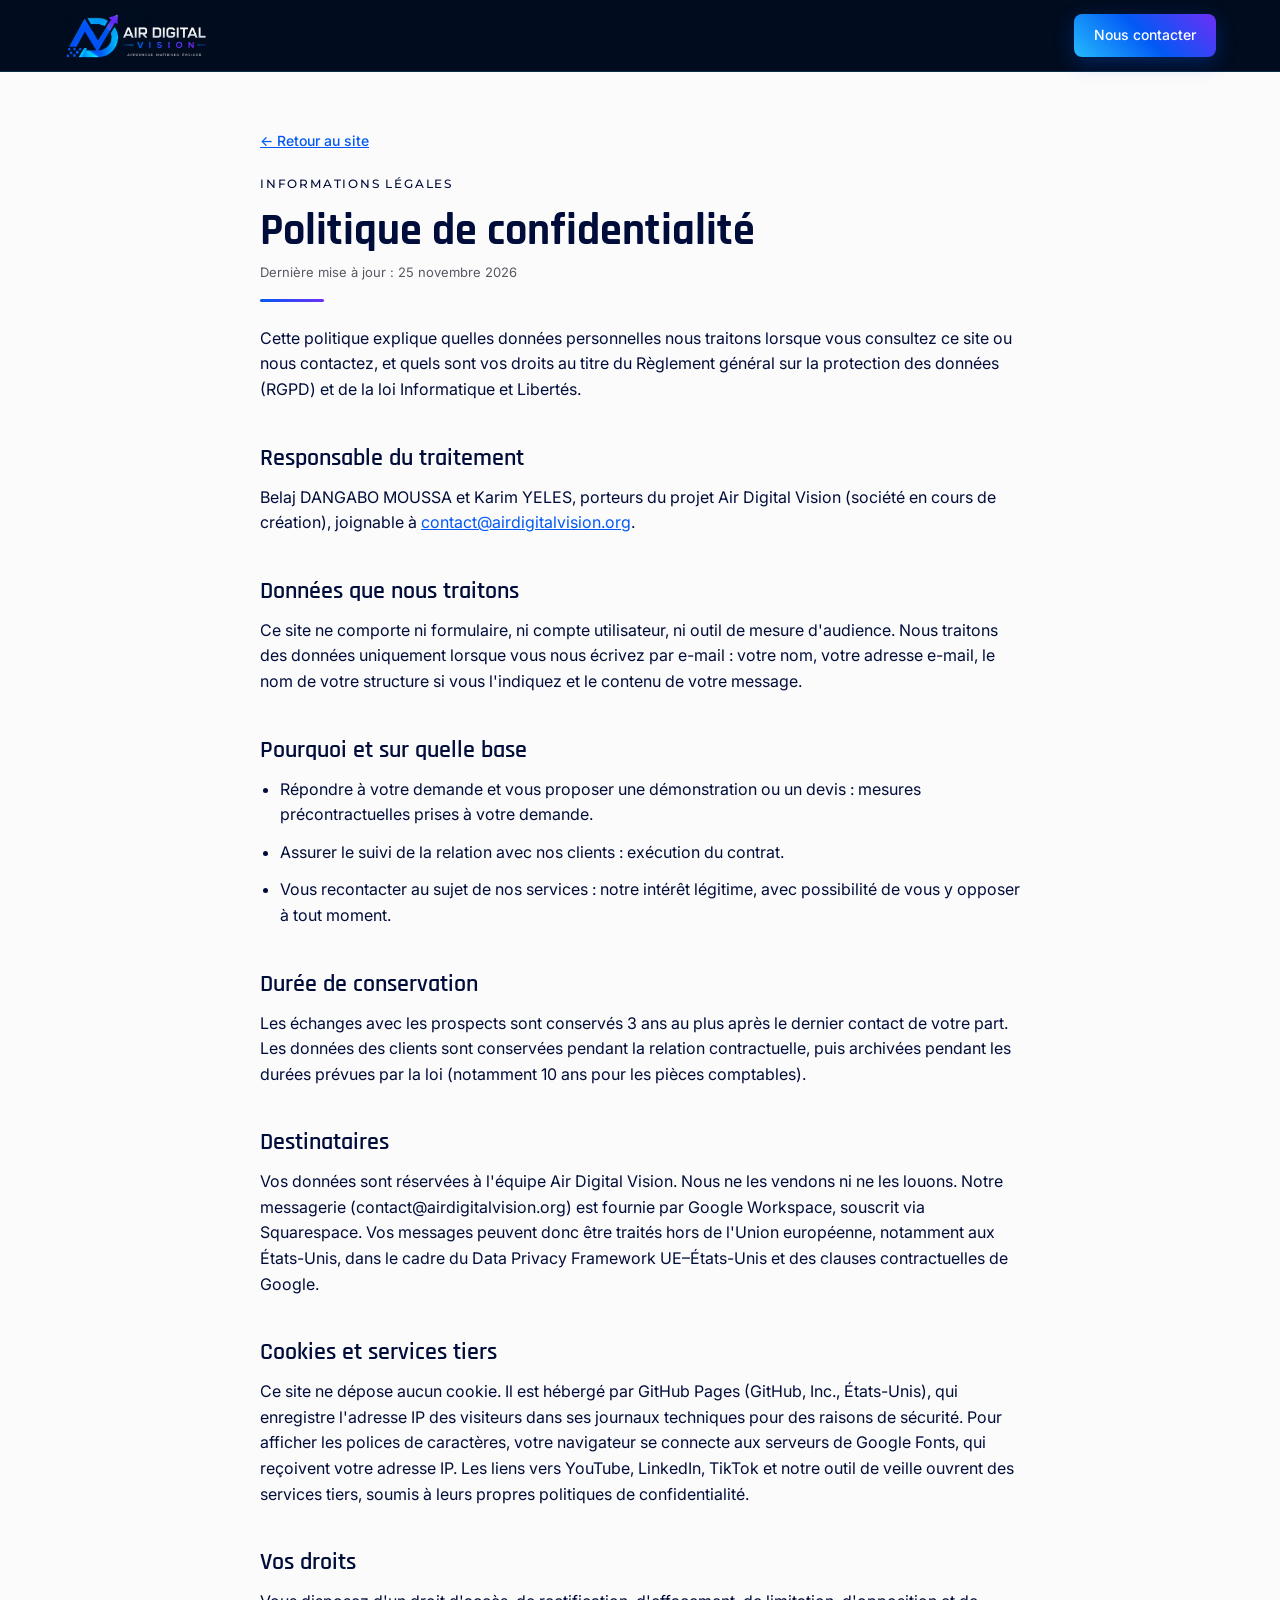
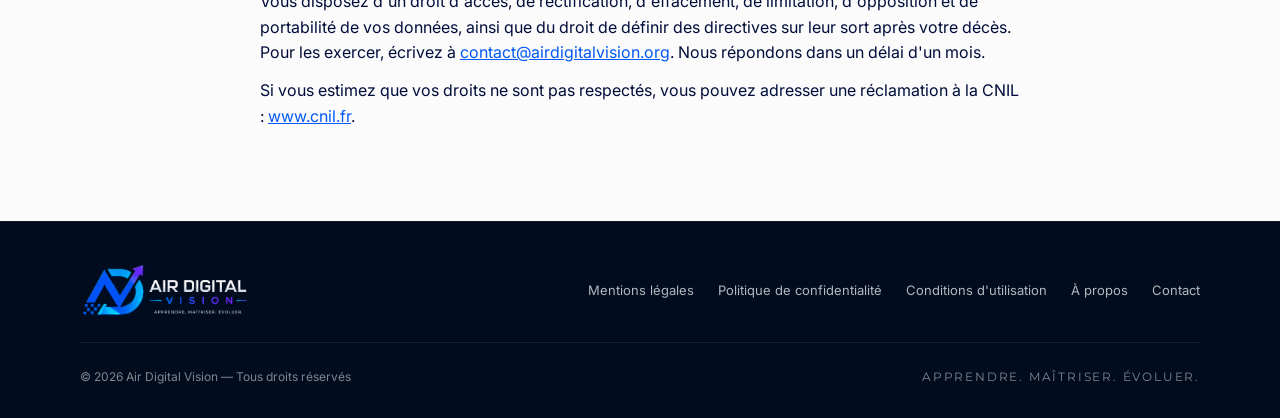
<file: confidentialite.html>
<!DOCTYPE html>
<html lang="fr">
<head>
<meta charset="UTF-8">
<meta name="viewport" content="width=device-width, initial-scale=1">
<title>Politique de confidentialité — Air Digital Vision</title>
<meta name="robots" content="noindex, follow">
<link rel="icon" type="image/png" href="assets/favicon.png">
<link rel="preconnect" href="https://fonts.googleapis.com">
<link rel="preconnect" href="https://fonts.gstatic.com" crossorigin>
<link href="https://fonts.googleapis.com/css2?family=Inter:wght@400;500&family=Montserrat:wght@500&family=Rajdhani:wght@600;700&display=swap" rel="stylesheet">
<link rel="stylesheet" href="assets/style.css">
</head>
<body>
<header class="nav">
  <a class="nav-logo" href="index.html" aria-label="Air Digital Vision — accueil"><img src="assets/logo-nuit.png" alt="Air Digital Vision" width="132" height="44"></a>
  <a class="btn btn-cta" style="display:inline-flex" href="index.html#contact">Nous contacter</a>
</header>
<main class="legal">
  <div class="conteneur">
    <a class="retour" href="index.html">← Retour au site</a>
    <p class="label">Informations légales</p>
    <h1>Politique de confidentialité</h1>
    <p class="maj">Dernière mise à jour : 25 novembre 2026</p>
    <span class="filet"></span>

    <p>Cette politique explique quelles données personnelles nous traitons lorsque vous consultez ce site ou nous contactez, et quels sont vos droits au titre du Règlement général sur la protection des données (RGPD) et de la loi Informatique et Libertés.</p>

    <h2>Responsable du traitement</h2>
    <p>Belaj DANGABO MOUSSA et Karim YELES, porteurs du projet Air Digital Vision (société en cours de création), joignable à <a href="mailto:contact@airdigitalvision.org">contact@airdigitalvision.org</a>.</p>

    <h2>Données que nous traitons</h2>
    <p>Ce site ne comporte ni formulaire, ni compte utilisateur, ni outil de mesure d'audience. Nous traitons des données uniquement lorsque vous nous écrivez par e-mail : votre nom, votre adresse e-mail, le nom de votre structure si vous l'indiquez et le contenu de votre message.</p>

    <h2>Pourquoi et sur quelle base</h2>
    <ul>
      <li>Répondre à votre demande et vous proposer une démonstration ou un devis : mesures précontractuelles prises à votre demande.</li>
      <li>Assurer le suivi de la relation avec nos clients : exécution du contrat.</li>
      <li>Vous recontacter au sujet de nos services : notre intérêt légitime, avec possibilité de vous y opposer à tout moment.</li>
    </ul>

    <h2>Durée de conservation</h2>
    <p>Les échanges avec les prospects sont conservés 3 ans au plus après le dernier contact de votre part. Les données des clients sont conservées pendant la relation contractuelle, puis archivées pendant les durées prévues par la loi (notamment 10 ans pour les pièces comptables).</p>

    <h2>Destinataires</h2>
    <p>Vos données sont réservées à l'équipe Air Digital Vision. Nous ne les vendons ni ne les louons. Notre messagerie (contact@airdigitalvision.org) est fournie par Google Workspace, souscrit via Squarespace. Vos messages peuvent donc être traités hors de l'Union européenne, notamment aux États-Unis, dans le cadre du Data Privacy Framework UE–États-Unis et des clauses contractuelles de Google.</p>

    <h2>Cookies et services tiers</h2>
    <p>Ce site ne dépose aucun cookie. Il est hébergé par GitHub Pages (GitHub, Inc., États-Unis), qui enregistre l'adresse IP des visiteurs dans ses journaux techniques pour des raisons de sécurité. Pour afficher les polices de caractères, votre navigateur se connecte aux serveurs de Google Fonts, qui reçoivent votre adresse IP. Les liens vers YouTube, LinkedIn, TikTok et notre outil de veille ouvrent des services tiers, soumis à leurs propres politiques de confidentialité.</p>

    <h2>Vos droits</h2>
    <p>Vous disposez d'un droit d'accès, de rectification, d'effacement, de limitation, d'opposition et de portabilité de vos données, ainsi que du droit de définir des directives sur leur sort après votre décès. Pour les exercer, écrivez à <a href="mailto:contact@airdigitalvision.org">contact@airdigitalvision.org</a>. Nous répondons dans un délai d'un mois.</p>
    <p>Si vous estimez que vos droits ne sont pas respectés, vous pouvez adresser une réclamation à la CNIL : <a href="https://www.cnil.fr" target="_blank" rel="noopener">www.cnil.fr</a>.</p>
  </div>
</main>
<footer class="pied">
  <div class="conteneur">
    <a class="pied-logo" href="index.html"><img src="assets/logo-nuit.png" alt="Air Digital Vision" width="169" height="56"></a>
    <nav class="pied-liens" aria-label="Informations légales">
      <a href="mentions-legales.html">Mentions légales</a>
      <a href="confidentialite.html">Politique de confidentialité</a>
      <a href="cgu.html">Conditions d'utilisation</a>
      <a href="equipe.html">À propos</a>
      <a href="mailto:contact@airdigitalvision.org">Contact</a>
    </nav>
    <div class="pied-bas">
      <span>© 2026 Air Digital Vision — Tous droits réservés</span>
      <span class="signature">APPRENDRE. MAÎTRISER. ÉVOLUER.</span>
    </div>
  </div>
</footer>
</body>
</html>
</file>
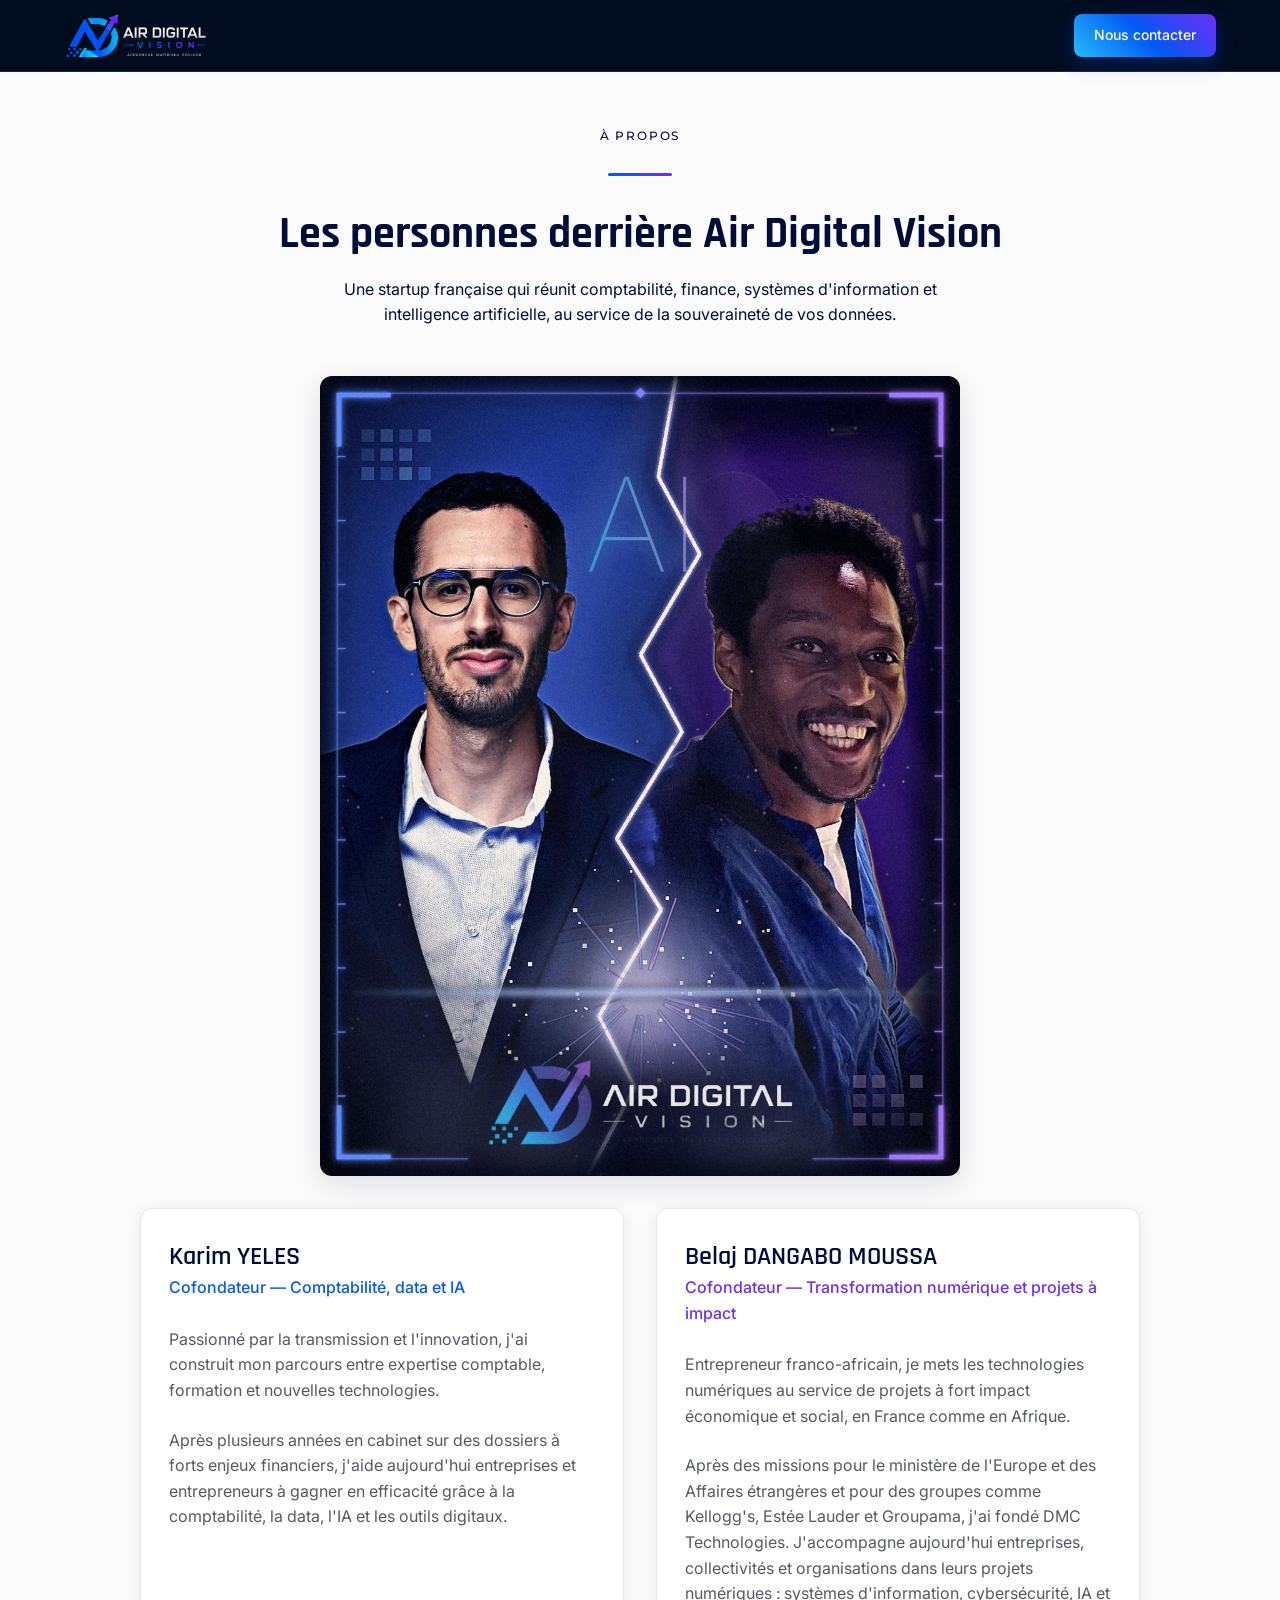
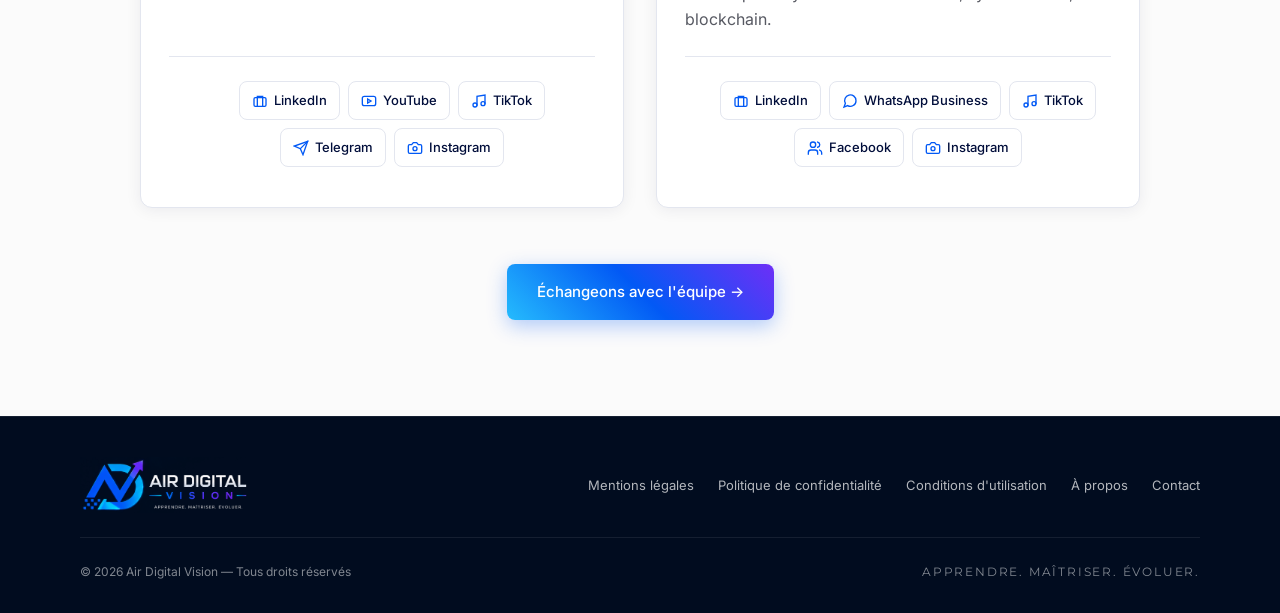
<file: equipe.html>
<!DOCTYPE html>
<html lang="fr">
<head>
<meta charset="UTF-8">
<meta name="viewport" content="width=device-width, initial-scale=1">
<title>À propos — Air Digital Vision</title>
<meta name="description" content="L'équipe d'Air Digital Vision, startup française de transformation digitale engagée pour la souveraineté des données.">
<link rel="canonical" href="https://airdigitalvision.org/equipe.html">
<link rel="icon" type="image/png" href="assets/favicon.png">
<link rel="preconnect" href="https://fonts.googleapis.com">
<link rel="preconnect" href="https://fonts.gstatic.com" crossorigin>
<link href="https://fonts.googleapis.com/css2?family=Inter:wght@400;500&family=Montserrat:wght@500&family=Rajdhani:wght@600;700&display=swap" rel="stylesheet">
<link rel="stylesheet" href="assets/style.css">
</head>
<body>
<svg width="0" height="0" style="position:absolute" aria-hidden="true">
  <symbol id="r-linkedin" viewBox="0 0 24 24"><rect x="3" y="7" width="18" height="13" rx="2"/><path d="M16 20V5H8v15"/></symbol>
  <symbol id="r-youtube" viewBox="0 0 24 24"><rect x="2" y="5" width="20" height="14" rx="3"/><path d="m10 9 5 3-5 3z"/></symbol>
  <symbol id="r-tiktok" viewBox="0 0 24 24"><path d="M9 18V5l12-2v13"/><circle cx="6" cy="18" r="3"/><circle cx="18" cy="16" r="3"/></symbol>
  <symbol id="r-telegram" viewBox="0 0 24 24"><path d="m22 2-7 20-4-9-9-4z"/><path d="M22 2 11 13"/></symbol>
  <symbol id="r-instagram" viewBox="0 0 24 24"><path d="M14.5 4h-5L7 7H4a2 2 0 0 0-2 2v9a2 2 0 0 0 2 2h16a2 2 0 0 0 2-2V9a2 2 0 0 0-2-2h-3z"/><circle cx="12" cy="13" r="3"/></symbol>
  <symbol id="r-whatsapp" viewBox="0 0 24 24"><path d="M21 11.5a8.4 8.4 0 0 1-12.5 7.4L3 21l2.1-5.5A8.5 8.5 0 1 1 21 11.5z"/></symbol>
  <symbol id="r-facebook" viewBox="0 0 24 24"><path d="M16 21v-2a4 4 0 0 0-4-4H6a4 4 0 0 0-4 4v2"/><circle cx="9" cy="7" r="4"/><path d="M22 21v-2a4 4 0 0 0-3-3.9M16 3.1a4 4 0 0 1 0 7.8"/></symbol>
</svg>
<header class="nav">
  <a class="nav-logo" href="index.html" aria-label="Air Digital Vision — accueil"><img src="assets/logo-nuit.png" alt="Air Digital Vision" width="132" height="44"></a>
  <a class="btn btn-cta" style="display:inline-flex" href="index.html#contact">Nous contacter</a>
</header>
<main class="legal" style="padding-bottom:96px">
  <div class="conteneur" style="max-width:1000px">
    <div class="entete-centre">
      <p class="label">À propos</p>
      <span class="filet"></span>
      <h1>Les personnes derrière Air Digital Vision</h1>
      <p class="chapo" style="margin-top:12px;margin-bottom:0">Une startup française qui réunit comptabilité, finance, systèmes d'information et intelligence artificielle, au service de la souveraineté de vos données.</p>
    </div>
    <figure class="duo">
      <img src="assets/equipe-duo.jpg" alt="Karim YELES (à gauche) et Belaj DANGABO MOUSSA (à droite), cofondateurs d'Air Digital Vision" width="1024" height="1280">
    </figure>
    <div class="equipe-grille">
      <article class="membre">
        <div class="membre-txt">
          <h2>Karim YELES</h2>
          <p class="role">Cofondateur — Comptabilité, data et IA</p>
          <p>Passionné par la transmission et l'innovation, j'ai construit mon parcours entre expertise comptable, formation et nouvelles technologies.</p>
          <p>Après plusieurs années en cabinet sur des dossiers à forts enjeux financiers, j'aide aujourd'hui entreprises et entrepreneurs à gagner en efficacité grâce à la comptabilité, la data, l'IA et les outils digitaux.</p>

          <ul class="reseaux"><li><a href="https://fr.linkedin.com/in/karim-yeles-18451099" target="_blank" rel="noopener" aria-label="LinkedIn de Karim YELES"><svg class="ico"><use href="#r-linkedin"/></svg><span>LinkedIn</span></a></li><li><a href="https://www.youtube.com/@web3kconcept" target="_blank" rel="noopener" aria-label="YouTube de Karim YELES"><svg class="ico"><use href="#r-youtube"/></svg><span>YouTube</span></a></li><li><a href="https://www.tiktok.com/@karimyls" target="_blank" rel="noopener" aria-label="TikTok de Karim YELES"><svg class="ico"><use href="#r-tiktok"/></svg><span>TikTok</span></a></li><li><a href="https://t.me/+QBdVtbL7l0kwNjQ0" target="_blank" rel="noopener" aria-label="Telegram de Karim YELES"><svg class="ico"><use href="#r-telegram"/></svg><span>Telegram</span></a></li><li><a href="https://www.instagram.com/karim.xrp69" target="_blank" rel="noopener" aria-label="Instagram de Karim YELES"><svg class="ico"><use href="#r-instagram"/></svg><span>Instagram</span></a></li></ul>
        </div>
      </article>
      <article class="membre">
        <div class="membre-txt">
          <h2>Belaj DANGABO MOUSSA</h2>
          <p class="role" style="color:var(--elan)">Cofondateur — Transformation numérique et projets à impact</p>
          <p>Entrepreneur franco-africain, je mets les technologies numériques au service de projets à fort impact économique et social, en France comme en Afrique.</p>
          <p>Après des missions pour le ministère de l'Europe et des Affaires étrangères et pour des groupes comme Kellogg's, Estée Lauder et Groupama, j'ai fondé DMC Technologies. J'accompagne aujourd'hui entreprises, collectivités et organisations dans leurs projets numériques : systèmes d'information, cybersécurité, IA et blockchain.</p>

          <ul class="reseaux"><li><a href="https://www.linkedin.com/in/dangabomoussa" target="_blank" rel="noopener" aria-label="LinkedIn de Belaj DANGABO MOUSSA"><svg class="ico"><use href="#r-linkedin"/></svg><span>LinkedIn</span></a></li><li><a href="https://wa.me/dmconsulting" target="_blank" rel="noopener" aria-label="WhatsApp Business de Belaj DANGABO MOUSSA"><svg class="ico"><use href="#r-whatsapp"/></svg><span>WhatsApp Business</span></a></li><li><a href="https://www.tiktok.com/@dm.consulting" target="_blank" rel="noopener" aria-label="TikTok de Belaj DANGABO MOUSSA"><svg class="ico"><use href="#r-tiktok"/></svg><span>TikTok</span></a></li><li><a href="https://www.facebook.com/share/1EFBRER5iv/" target="_blank" rel="noopener" aria-label="Facebook de Belaj DANGABO MOUSSA"><svg class="ico"><use href="#r-facebook"/></svg><span>Facebook</span></a></li><li><a href="https://www.instagram.com/dmc_technologies" target="_blank" rel="noopener" aria-label="Instagram de Belaj DANGABO MOUSSA"><svg class="ico"><use href="#r-instagram"/></svg><span>Instagram</span></a></li></ul>
        </div>
      </article>
    </div>
    <div style="text-align:center;margin-top:56px">
      <a class="btn btn-cta" href="mailto:contact@airdigitalvision.org">Échangeons avec l'équipe →</a>
    </div>
  </div>
</main>
<footer class="pied">
  <div class="conteneur">
    <a class="pied-logo" href="index.html"><img src="assets/logo-nuit.png" alt="Air Digital Vision" width="169" height="56"></a>
    <nav class="pied-liens" aria-label="Informations légales">
      <a href="mentions-legales.html">Mentions légales</a>
      <a href="confidentialite.html">Politique de confidentialité</a>
      <a href="cgu.html">Conditions d'utilisation</a>
      <a href="equipe.html">À propos</a>
      <a href="mailto:contact@airdigitalvision.org">Contact</a>
    </nav>
    <div class="pied-bas">
      <span>© 2026 Air Digital Vision — Tous droits réservés</span>
      <span class="signature">APPRENDRE. MAÎTRISER. ÉVOLUER.</span>
    </div>
  </div>
</footer>
</body>
</html>
</file>
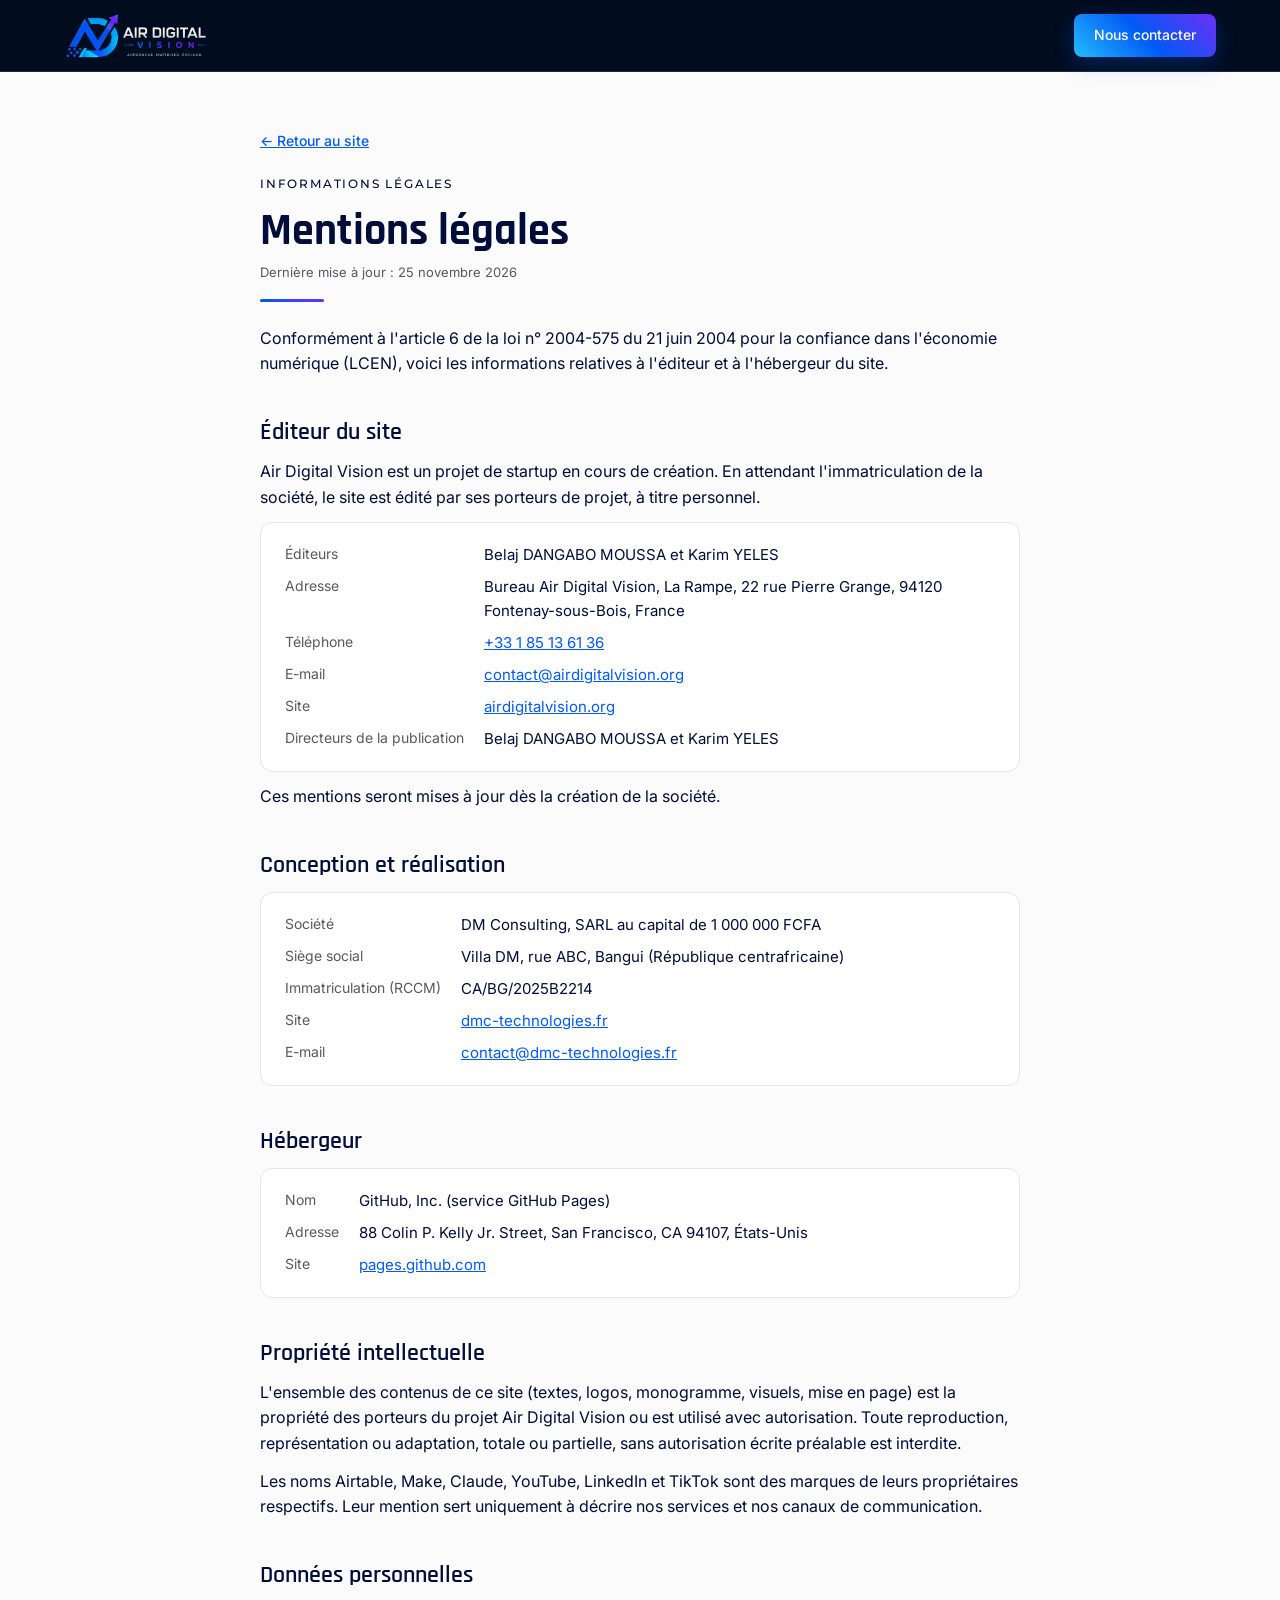
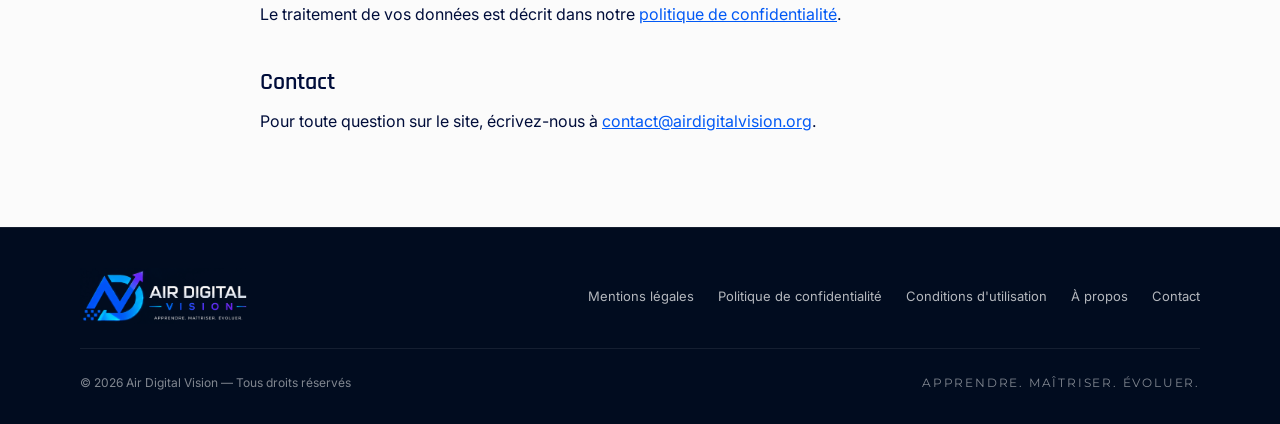
<file: mentions-legales.html>
<!DOCTYPE html>
<html lang="fr">
<head>
<meta charset="UTF-8">
<meta name="viewport" content="width=device-width, initial-scale=1">
<title>Mentions légales — Air Digital Vision</title>
<meta name="robots" content="noindex, follow">
<link rel="icon" type="image/png" href="assets/favicon.png">
<link rel="preconnect" href="https://fonts.googleapis.com">
<link rel="preconnect" href="https://fonts.gstatic.com" crossorigin>
<link href="https://fonts.googleapis.com/css2?family=Inter:wght@400;500&family=Montserrat:wght@500&family=Rajdhani:wght@600;700&display=swap" rel="stylesheet">
<link rel="stylesheet" href="assets/style.css">
</head>
<body>
<header class="nav">
  <a class="nav-logo" href="index.html" aria-label="Air Digital Vision — accueil"><img src="assets/logo-nuit.png" alt="Air Digital Vision" width="132" height="44"></a>
  <a class="btn btn-cta" style="display:inline-flex" href="index.html#contact">Nous contacter</a>
</header>
<main class="legal">
  <div class="conteneur">
    <a class="retour" href="index.html">← Retour au site</a>
    <p class="label">Informations légales</p>
    <h1>Mentions légales</h1>
    <p class="maj">Dernière mise à jour : 25 novembre 2026</p>
    <span class="filet"></span>

    <p>Conformément à l'article 6 de la loi n° 2004-575 du 21 juin 2004 pour la confiance dans l'économie numérique (LCEN), voici les informations relatives à l'éditeur et à l'hébergeur du site.</p>

    <h2>Éditeur du site</h2>
    <p>Air Digital Vision est un projet de startup en cours de création. En attendant l'immatriculation de la société, le site est édité par ses porteurs de projet, à titre personnel.</p>
    <dl>
      <dt>Éditeurs</dt><dd>Belaj DANGABO MOUSSA et Karim YELES</dd>
      <dt>Adresse</dt><dd>Bureau Air Digital Vision, La Rampe, 22 rue Pierre Grange, 94120 Fontenay-sous-Bois, France</dd>
      <dt>Téléphone</dt><dd><a href="tel:+33185136136">+33 1 85 13 61 36</a></dd>
      <dt>E-mail</dt><dd><a href="mailto:contact@airdigitalvision.org">contact@airdigitalvision.org</a></dd>
      <dt>Site</dt><dd><a href="https://airdigitalvision.org">airdigitalvision.org</a></dd>
      <dt>Directeurs de la publication</dt><dd>Belaj DANGABO MOUSSA et Karim YELES</dd>
    </dl>
    <p>Ces mentions seront mises à jour dès la création de la société.</p>

    <h2>Conception et réalisation</h2>
    <dl>
      <dt>Société</dt><dd>DM Consulting, SARL au capital de 1 000 000 FCFA</dd>
      <dt>Siège social</dt><dd>Villa DM, rue ABC, Bangui (République centrafricaine)</dd>
      <dt>Immatriculation (RCCM)</dt><dd>CA/BG/2025B2214</dd>
      <dt>Site</dt><dd><a href="https://dmc-technologies.fr" target="_blank" rel="noopener">dmc-technologies.fr</a></dd>
      <dt>E-mail</dt><dd><a href="mailto:contact@dmc-technologies.fr">contact@dmc-technologies.fr</a></dd>
    </dl>

    <h2>Hébergeur</h2>
    <dl>
      <dt>Nom</dt><dd>GitHub, Inc. (service GitHub Pages)</dd>
      <dt>Adresse</dt><dd>88 Colin P. Kelly Jr. Street, San Francisco, CA 94107, États-Unis</dd>
      <dt>Site</dt><dd><a href="https://pages.github.com" target="_blank" rel="noopener">pages.github.com</a></dd>
    </dl>

    <h2>Propriété intellectuelle</h2>
    <p>L'ensemble des contenus de ce site (textes, logos, monogramme, visuels, mise en page) est la propriété des porteurs du projet Air Digital Vision ou est utilisé avec autorisation. Toute reproduction, représentation ou adaptation, totale ou partielle, sans autorisation écrite préalable est interdite.</p>
    <p>Les noms Airtable, Make, Claude, YouTube, LinkedIn et TikTok sont des marques de leurs propriétaires respectifs. Leur mention sert uniquement à décrire nos services et nos canaux de communication.</p>

    <h2>Données personnelles</h2>
    <p>Le traitement de vos données est décrit dans notre <a href="confidentialite.html">politique de confidentialité</a>.</p>

    <h2>Contact</h2>
    <p>Pour toute question sur le site, écrivez-nous à <a href="mailto:contact@airdigitalvision.org">contact@airdigitalvision.org</a>.</p>
  </div>
</main>
<footer class="pied">
  <div class="conteneur">
    <a class="pied-logo" href="index.html"><img src="assets/logo-nuit.png" alt="Air Digital Vision" width="169" height="56"></a>
    <nav class="pied-liens" aria-label="Informations légales">
      <a href="mentions-legales.html">Mentions légales</a>
      <a href="confidentialite.html">Politique de confidentialité</a>
      <a href="cgu.html">Conditions d'utilisation</a>
      <a href="equipe.html">À propos</a>
      <a href="mailto:contact@airdigitalvision.org">Contact</a>
    </nav>
    <div class="pied-bas">
      <span>© 2026 Air Digital Vision — Tous droits réservés</span>
      <span class="signature">APPRENDRE. MAÎTRISER. ÉVOLUER.</span>
    </div>
  </div>
</footer>
</body>
</html>
</file>
<file: assets/style.css>
/* Air Digital Vision — feuille de style commune
   Couleurs et typographie : charte graphique ADV (nov. 2026) */
:root{
  --vision:#0259F5;   /* Bleu Vision — principale */
  --elan:#6D2FF7;     /* Violet Élan — secondaire */
  --cyan:#25BBFD;     /* Cyan Signal — accent, jamais en texte sur blanc */
  --nuit:#010C1F;     /* Bleu Nuit — fonds sombres */
  --marine:#000D3A;   /* Marine — titres sur fond clair */
  --ardoise:#575962;  /* Gris Ardoise — texte secondaire */
  --air:#FBFBFB;      /* Blanc Air — fond de page */
  --blanc:#FFFFFF;
  --trait:#E3E6EF;
  --grad:linear-gradient(45deg,#25BBFD 0%,#0259F5 50%,#6D2FF7 100%);
  --filet:linear-gradient(90deg,#0259F5,#6D2FF7);
  --ombre:0 2px 16px rgba(0,13,58,.07);
  --ombre-h:0 8px 28px rgba(0,13,58,.12);
  --f-titre:'Rajdhani',Arial,sans-serif;
  --f-texte:'Inter',Arial,sans-serif;
  --f-label:'Montserrat',Arial,sans-serif;
  --marge:64px;
}
@media(max-width:768px){:root{--marge:24px}}
*{box-sizing:border-box;margin:0;padding:0}
html{scroll-behavior:smooth;scroll-padding-top:80px}
body{background:var(--air);color:var(--marine);font-family:var(--f-texte);font-size:16px;line-height:1.6;overflow-x:hidden;-webkit-font-smoothing:antialiased}
a{color:inherit;text-decoration:none}
img{max-width:100%;display:block}
.ico{width:24px;height:24px;fill:none;stroke:currentColor;stroke-width:2;stroke-linecap:square;stroke-linejoin:miter;flex-shrink:0}
:focus-visible{outline:2px solid var(--vision);outline-offset:3px}

/* Typo */
h1,h2,h3{font-family:var(--f-titre);color:var(--marine)}
h1{font-size:44px;font-weight:700;line-height:1.2}
h2{font-size:32px;font-weight:600;line-height:1.25}
h3{font-size:22px;font-weight:600;line-height:1.3;color:var(--vision)}
@media(max-width:768px){h1{font-size:32px}h2{font-size:26px}h3{font-size:20px}}
.label{font-family:var(--f-label);font-weight:500;font-size:12px;line-height:1.4;letter-spacing:.15em;text-transform:uppercase;color:var(--vision)}
.label.violet{color:var(--elan)}
.filet{display:block;width:64px;height:3px;border-radius:2px;background:var(--filet);margin:16px 0 24px}
.chapo{color:var(--ardoise);max-width:62ch;margin-bottom:48px}
.accent{color:var(--elan)}

/* Boutons */
.btn{display:inline-flex;align-items:center;gap:8px;font-family:var(--f-texte);font-weight:500;font-size:15px;padding:14px 28px;border-radius:8px;border:2px solid var(--vision);cursor:pointer;transition:transform .15s,box-shadow .15s,background .15s}
.btn-primaire{background:var(--vision);color:#fff}
.btn-primaire:hover{transform:translateY(-1px);box-shadow:0 6px 18px rgba(2,89,245,.35)}
.btn-secondaire{background:transparent;color:var(--vision)}
.btn-secondaire:hover{background:rgba(2,89,245,.06)}
.btn-cta{background:var(--grad);border:none;color:#fff;padding:16px 30px;box-shadow:0 6px 20px rgba(2,89,245,.3)}
.btn-cta:hover{transform:translateY(-1px);box-shadow:0 10px 28px rgba(109,47,247,.35)}
.sur-nuit .btn-secondaire{color:#fff;border-color:rgba(255,255,255,.55)}
.sur-nuit .btn-secondaire:hover{background:rgba(255,255,255,.08);border-color:#fff}

/* Navigation */
.nav{position:fixed;top:0;left:0;right:0;z-index:50;height:72px;display:flex;align-items:center;justify-content:space-between;gap:24px;padding:0 var(--marge);background:rgba(251,251,251,.94);backdrop-filter:blur(14px);border-bottom:1px solid var(--trait)}
.nav-logo img{height:44px;width:auto}
.nav-liens{display:flex;gap:28px;align-items:center}
.nav-liens a{font-size:14px;font-weight:500;color:var(--ardoise);transition:color .15s}
.nav-liens a:hover,.nav-liens a.actif{color:var(--vision)}
.nav .btn-cta{padding:10px 20px;font-size:14px}
.burger{display:none;background:none;border:none;color:var(--marine);cursor:pointer;padding:6px}
@media(max-width:1180px){
  .burger{display:block}
  .nav .btn-cta{display:none}
  .nav-liens{position:fixed;top:72px;left:0;right:0;flex-direction:column;align-items:flex-start;gap:0;background:var(--air);border-bottom:1px solid var(--trait);padding:8px var(--marge) 20px;transform:translateY(-120%);transition:transform .25s;box-shadow:var(--ombre)}
  .nav-liens.ouvert{transform:none}
  .nav-liens a{padding:12px 0;font-size:16px;width:100%;border-bottom:1px solid var(--trait)}
  .nav-liens a:last-child{border:none;color:var(--vision);font-weight:600}
}
@media(min-width:1181px){.nav-liens .seul-mobile{display:none}}

/* Sections */
section{padding:96px var(--marge)}
@media(max-width:768px){section{padding:64px var(--marge)}}
.conteneur{max-width:1120px;margin:0 auto}
.fond-blanc{background:var(--blanc)}

/* Héros (nuit) */
.hero{position:relative;background:var(--nuit);color:#fff;padding:152px var(--marge) 200px;overflow:hidden;text-align:center}
.hero::before{content:'';position:absolute;inset:0;background:radial-gradient(ellipse 50% 45% at 20% 25%,rgba(2,89,245,.22),transparent 70%),radial-gradient(ellipse 45% 40% at 85% 40%,rgba(109,47,247,.18),transparent 70%);pointer-events:none}
.hero-vague{position:absolute;left:0;right:0;bottom:0;width:100%;height:220px;object-fit:cover;object-position:top center;opacity:.9;pointer-events:none}
.hero .conteneur{position:relative;z-index:1;display:flex;flex-direction:column;align-items:center}
.hero-logo{width:min(440px,82vw);height:auto;margin-bottom:40px}
.hero .label{color:var(--cyan);margin-bottom:16px}
.hero h1{color:#fff;font-size:56px;line-height:1.1;margin-bottom:20px}
.hero h1 span{color:var(--cyan)}
@media(max-width:768px){.hero{padding:120px var(--marge) 160px}.hero h1{font-size:36px}.hero-vague{height:140px}}
.hero p{color:rgba(255,255,255,.82);max-width:58ch;margin:0 auto 36px;font-size:17px}
.hero-btns{display:flex;gap:16px;flex-wrap:wrap;justify-content:center}

/* Cartes génériques */
.grille-2{display:grid;grid-template-columns:1fr 1fr;gap:24px}
.grille-3{display:grid;grid-template-columns:repeat(3,1fr);gap:24px}
.grille-4{display:grid;grid-template-columns:repeat(4,1fr);gap:16px}
@media(max-width:960px){.grille-3,.grille-4{grid-template-columns:1fr 1fr}}
@media(max-width:640px){.grille-2,.grille-3,.grille-4{grid-template-columns:1fr}}
.carte{background:var(--blanc);border:1px solid var(--trait);border-radius:12px;padding:32px;box-shadow:var(--ombre);transition:transform .2s,box-shadow .2s}
.carte:hover{transform:translateY(-2px);box-shadow:var(--ombre-h)}
.carte .ico-bloc{flex-shrink:0;width:48px;height:48px;border-radius:10px;background:rgba(2,89,245,.08);color:var(--vision);display:flex;align-items:center;justify-content:center;margin-bottom:20px}
.carte .ico-bloc.violet{background:rgba(109,47,247,.08);color:var(--elan)}
.carte h3{margin:6px 0 10px}
.carte p{color:var(--ardoise);font-size:15px}
.carte p.label{color:var(--vision);font-size:12px}
.carte p.label.violet{color:var(--elan)}
.inclus p.label{font-size:11px}

/* Puces pixel (carrés du monogramme) */
.puces{list-style:none;display:flex;flex-direction:column;gap:10px;margin-top:16px}
.puces li{position:relative;padding-left:22px;color:var(--ardoise);font-size:15px}
.puces li::before{content:'';position:absolute;left:0;top:.55em;width:8px;height:8px;background:var(--vision);box-shadow:3px 3px 0 -1px rgba(109,47,247,.6)}
.carte.violet .puces li::before{background:var(--elan);box-shadow:3px 3px 0 -1px rgba(2,89,245,.5)}

/* Problème */
.consequence{margin-top:20px;padding-top:16px;border-top:1px solid var(--trait);font-family:var(--f-titre);font-weight:600;font-size:19px;color:var(--marine)}

/* Offres */
.offre{position:relative;border-top:4px solid var(--vision)}
.offre.violet{border-top-color:var(--elan)}
.offre-num{position:absolute;top:20px;right:28px;font-family:var(--f-titre);font-weight:700;font-size:56px;line-height:1;color:var(--marine);opacity:.06}
.offre .question{font-size:17px;font-weight:500;color:var(--marine);margin:8px 0 24px;font-style:italic}
.etapes{list-style:none;counter-reset:e;display:flex;flex-direction:column;gap:14px;margin-bottom:24px}
.etapes li{counter-increment:e;display:flex;gap:14px;align-items:flex-start;color:var(--ardoise);font-size:15px}
.etapes li::before{content:counter(e);flex-shrink:0;width:28px;height:28px;border-radius:6px;background:var(--vision);color:#fff;font-family:var(--f-titre);font-weight:700;font-size:16px;display:flex;align-items:center;justify-content:center}
.offre.violet .etapes li::before{background:var(--elan)}
.etapes strong{color:var(--marine);font-weight:500}
.inclus{background:var(--air);border-radius:8px;padding:18px 20px}
.inclus .label{font-size:11px}
.inclus .puces{margin-top:10px}
.signature-offre{text-align:center;margin-top:40px;font-family:var(--f-label);font-weight:500;font-size:13px;letter-spacing:.2em;color:var(--ardoise)}

/* Bénéfices */
.benef{text-align:left;padding:28px}
.carte .benef-val{font-family:var(--f-titre);font-weight:700;font-size:40px;line-height:1;color:var(--vision);margin-bottom:8px}
.benef p{font-size:14px}

/* Pour qui */
.cible{display:flex;gap:16px;align-items:flex-start;padding:24px}
.cible .ico-bloc{margin:0}
.cible h3{font-size:20px;margin:0 0 4px;color:var(--marine)}
.cible p{font-size:14px}

/* Démos */
.demo{display:flex;flex-direction:column}
.demo p{flex:1;margin-bottom:20px}
.demo .btn{align-self:flex-start;padding:10px 20px;font-size:14px}

/* Atouts */
.atouts{display:flex;flex-direction:column;gap:12px}
.atout{display:flex;gap:18px;align-items:flex-start;background:var(--blanc);border:1px solid var(--trait);border-radius:12px;padding:22px 24px}
.atout .ico-bloc{width:44px;height:44px;border-radius:10px;background:rgba(2,89,245,.08);color:var(--vision);display:flex;align-items:center;justify-content:center;flex-shrink:0}
.atout h3{font-size:19px;color:var(--marine);margin-bottom:2px}
.atout p{color:var(--ardoise);font-size:15px}

/* Contact (nuit) */
.contact{background:var(--nuit);color:#fff;text-align:center}
.contact h2{color:#fff}
.contact .label{color:var(--cyan)}
.contact .filet{margin:16px auto 24px}
.contact p.chapo{color:rgba(255,255,255,.8);margin:0 auto 36px}
.contact-liens{display:flex;gap:12px;justify-content:center;flex-wrap:wrap;margin-top:36px}
.contact-liens a{display:inline-flex;align-items:center;gap:10px;border:1px solid rgba(255,255,255,.22);border-radius:8px;padding:12px 18px;font-size:14px;color:#fff;transition:border-color .15s,background .15s}
.contact-liens a:hover{border-color:var(--cyan);background:rgba(37,187,253,.06)}
.contact-liens .ico{width:20px;height:20px;color:var(--cyan)}

/* Pied de page */
.pied{background:var(--nuit);border-top:1px solid rgba(255,255,255,.08);padding:40px var(--marge) 32px;color:rgba(255,255,255,.7)}
.pied .conteneur{display:flex;flex-wrap:wrap;gap:24px 40px;align-items:center;justify-content:space-between}
.pied-logo img{height:56px;width:auto}
.pied-liens{display:flex;flex-wrap:wrap;gap:8px 24px;font-size:13px}
.pied-liens a:hover{color:#fff}
.pied-social{display:flex;gap:10px}
.pied-social a{display:inline-flex;align-items:center;padding:8px 16px;border-radius:8px;border:1px solid rgba(255,255,255,.2);color:#fff;font-size:13px;font-weight:500;transition:border-color .15s}
.pied-social a:hover{border-color:var(--cyan)}
.pied-bas{width:100%;display:flex;flex-wrap:wrap;justify-content:space-between;gap:12px;padding-top:24px;border-top:1px solid rgba(255,255,255,.08);font-size:12px;color:rgba(255,255,255,.5)}
.pied-bas .signature{font-family:var(--f-label);letter-spacing:.15em}

/* Pages légales */
.legal{padding:128px var(--marge) 80px}
.legal .conteneur{max-width:760px}
.legal h1{margin:8px 0 4px}
.legal .maj{color:var(--ardoise);font-size:13px;margin-bottom:8px}
.legal h2{font-size:24px;margin:40px 0 12px}
.legal p,.legal li{color:var(--marine);margin-bottom:12px}
.legal ul{padding-left:20px;margin-bottom:12px}
.legal a{color:var(--vision);text-decoration:underline}
.legal dl{display:grid;grid-template-columns:max-content 1fr;gap:8px 20px;background:var(--blanc);border:1px solid var(--trait);border-radius:12px;padding:20px 24px;margin-bottom:12px}
.legal dt{color:var(--ardoise);font-size:14px}
.legal dd{font-size:15px}
@media(max-width:640px){.legal dl{grid-template-columns:1fr}.legal dt{margin-top:8px}}
.a-completer{background:#FFF3C4;color:#6B4E00;padding:1px 6px;border-radius:4px;font-size:.92em}
.retour{display:inline-flex;align-items:center;gap:6px;color:var(--vision);font-weight:500;font-size:14px;margin-bottom:24px}

/* v2 — badge startup française */
.badge-fr{display:inline-flex;align-items:center;gap:10px;font-family:var(--f-label);font-weight:500;font-size:12px;letter-spacing:.15em;text-transform:uppercase;color:#fff;border:1px solid rgba(255,255,255,.25);border-radius:8px;padding:8px 14px;margin-bottom:20px}
.drapeau{display:inline-flex;width:18px;height:12px;border-radius:2px;overflow:hidden}
.drapeau i{flex:1}.drapeau i:nth-child(1){background:#002395}.drapeau i:nth-child(2){background:#fff}.drapeau i:nth-child(3){background:#ED2939}
.hero .badge-fr{color:#fff}

/* v2 — exemples concrets */
.consequence{font-family:var(--f-texte);font-weight:500;font-size:15px;line-height:1.5}
.consequence .label{display:block;margin-bottom:6px;font-size:11px}

/* v2 — souveraineté (nuit) */
.souv{background:var(--nuit);color:#fff}
.souv-intro{max-width:680px;margin-bottom:48px}
.souv h2{color:#fff}
.souv .label{color:var(--cyan)}
.souv-intro p:last-child{color:rgba(255,255,255,.8);margin-top:12px}
.souv-grille{display:grid;grid-template-columns:repeat(3,minmax(0,1fr));gap:1px;background:rgba(255,255,255,.1);border:1px solid rgba(255,255,255,.1);border-radius:12px;overflow:hidden}
.souv-pt{background:var(--nuit);padding:28px}
.souv-pt .ico{color:var(--cyan);margin-bottom:14px}
.souv-pt h3{color:#fff;font-size:20px;margin-bottom:6px}
.souv-pt p{color:rgba(255,255,255,.72);font-size:15px}
@media(max-width:960px){.souv-grille{grid-template-columns:1fr 1fr}}
@media(max-width:640px){.souv-grille{grid-template-columns:1fr}}
.offre p.label{padding-right:64px}

/* v3 — en-têtes centrés */
.entete-centre{text-align:center;display:flex;flex-direction:column;align-items:center}
.entete-centre .filet{margin:16px auto 24px}
.entete-centre .chapo{margin-left:auto;margin-right:auto}

/* v3 — page équipe */
.equipe-grille{display:grid;grid-template-columns:repeat(2,minmax(0,1fr));gap:32px;margin-top:48px}
@media(max-width:768px){.equipe-grille{grid-template-columns:1fr}}
.membre{background:var(--blanc);border:1px solid var(--trait);border-radius:12px;overflow:hidden;box-shadow:var(--ombre)}
.membre-photo{aspect-ratio:4/5;background:linear-gradient(180deg,rgba(2,89,245,.05),rgba(109,47,247,.08));border-bottom:1px solid var(--trait);display:flex;flex-direction:column;align-items:center;justify-content:center;gap:10px;color:var(--ardoise);font-size:13px}
.membre-photo img{width:100%;height:100%;object-fit:cover}
.membre-photo .cadre{width:88px;height:88px;border:2px dashed rgba(2,89,245,.35);border-radius:50%;display:flex;align-items:center;justify-content:center;color:var(--vision)}
.membre-txt{padding:28px}
.membre-txt h2{font-size:26px;margin:4px 0 2px}
.membre-txt .role{color:var(--vision);font-weight:500;margin-bottom:14px}
.membre-txt p{color:var(--ardoise)}
.legal a.btn{color:#fff;text-decoration:none}

/* v4 — badge sur deux lignes */
.badge-fr{line-height:1.5;text-align:left}

/* v4 — partenaires (défilement, sans fond) */
.partenaires{background:transparent;padding:80px 0}
.partenaires .entete-centre{padding:0 var(--marge);margin-bottom:40px}
.defile{display:flex;overflow:hidden;-webkit-mask-image:linear-gradient(90deg,transparent,#000 8%,#000 92%,transparent);mask-image:linear-gradient(90deg,transparent,#000 8%,#000 92%,transparent)}
.defile-piste{display:flex;align-items:center;gap:72px;padding-right:72px;list-style:none;flex-shrink:0;animation:defile 45s linear infinite}
.defile:hover .defile-piste{animation-play-state:paused}
.defile-piste li{flex-shrink:0;display:flex;align-items:center;height:72px}
.defile-piste img{max-height:56px;max-width:180px;width:auto;height:auto;filter:grayscale(1);opacity:.75;transition:filter .2s,opacity .2s}
.defile-piste img:hover{filter:none;opacity:1}
.logo-texte{font-family:var(--f-titre);font-weight:700;font-size:26px;color:var(--ardoise);opacity:.75;white-space:nowrap}
@keyframes defile{to{transform:translateX(-100%)}}
@media(prefers-reduced-motion:reduce){.defile{flex-wrap:wrap;justify-content:center;-webkit-mask-image:none;mask-image:none}.defile-piste{animation:none;flex-wrap:wrap;justify-content:center;gap:40px;padding:0 var(--marge)}.defile-piste[aria-hidden]{display:none}}
.souv-intro{margin-left:auto;margin-right:auto}
.defile-piste img{filter:none;opacity:1}
.defile-piste img.carre{max-height:72px}
.defile-piste img[alt="Maison GOH"]{border-radius:50%}
.defile-piste img.bloc{border-radius:8px;max-height:48px}
.defile-piste img[alt="Pagawy"]{max-height:64px}
.defile-piste{animation-duration:60s}
.defile-piste img[alt="Squarespace"]{max-height:40px;max-width:240px}

/* v7 — menu sur fond nuit, textes blancs */
.nav{background:rgba(1,12,31,.96);border-bottom:1px solid rgba(37,187,253,.18)}
.nav-logo img{height:48px}
.nav-liens a{color:#fff;text-shadow:0 0 12px rgba(37,187,253,.35)}
.nav-liens a:hover,.nav-liens a.actif{color:var(--cyan)}
.burger{color:#fff}
@media(max-width:1180px){
  .nav-liens{background:var(--nuit);border-bottom:1px solid rgba(37,187,253,.18)}
  .nav-liens a{border-bottom-color:rgba(255,255,255,.1)}
  .nav-liens a:last-child{color:var(--cyan)}
}
.nav{background:var(--nuit)}
.badge-fr{text-align:center}
.defile-piste{animation-duration:90s}
.defile-piste img[alt="CoinGecko"]{max-height:40px}
.defile-piste img[alt="GNU/Linux"]{max-height:80px}
.membre-photo{aspect-ratio:2/3}

/* v8 — page équipe : visuel duo */
.duo{max-width:640px;margin:48px auto 0;border-radius:12px;overflow:hidden;box-shadow:var(--ombre-h)}
.duo img{width:100%;height:auto}
.equipe-grille{margin-top:32px}
.membre-txt p+p{margin-top:12px}
.membre-txt .label{color:var(--vision)}
.membre-txt .label.violet{color:var(--elan)}

/* v9 — événements (Luma) */
.evenements{background:var(--nuit);color:#fff}
.evenements h2{color:#fff}
.evenements .label{color:var(--cyan)}
.evenements .chapo{color:rgba(255,255,255,.8);margin-bottom:40px}
.luma{max-width:820px;margin:0 auto;border:1px solid rgba(37,187,253,.25);border-radius:12px;overflow:hidden;background:#131517}
.luma iframe{display:block;width:100%;height:520px;border:0}
@media(max-width:640px){.luma iframe{height:600px}}
.nav-liens a{white-space:nowrap}

/* v10 — réseaux sociaux des fondateurs */
.equipe-grille .membre{display:flex;flex-direction:column}
.equipe-grille .membre-txt{flex:1;display:flex;flex-direction:column}
.reseaux{list-style:none;display:flex;flex-wrap:wrap;justify-content:center;gap:8px;margin-top:auto;padding-top:24px;border-top:1px solid var(--trait)}
.membre-txt p:last-of-type{margin-bottom:24px}
.reseaux a{display:inline-flex;align-items:center;gap:6px;padding:8px 12px;border:1px solid var(--trait);border-radius:8px;font-size:13px;font-weight:500;color:var(--marine);text-decoration:none;transition:border-color .15s,color .15s}
.reseaux a:hover{border-color:var(--vision);color:var(--vision)}
.reseaux .ico{width:16px;height:16px;color:var(--vision)}
.legal .reseaux li{margin:0}

/* v11 — en-tête fixe fiable sur mobile + partenaires remontés */
html,body{overflow-x:clip}
.nav{-webkit-backdrop-filter:none;backdrop-filter:none;transform:translateZ(0)}
main,section{max-width:100%}
.partenaires{overflow:hidden;padding:56px 0}
</file>
